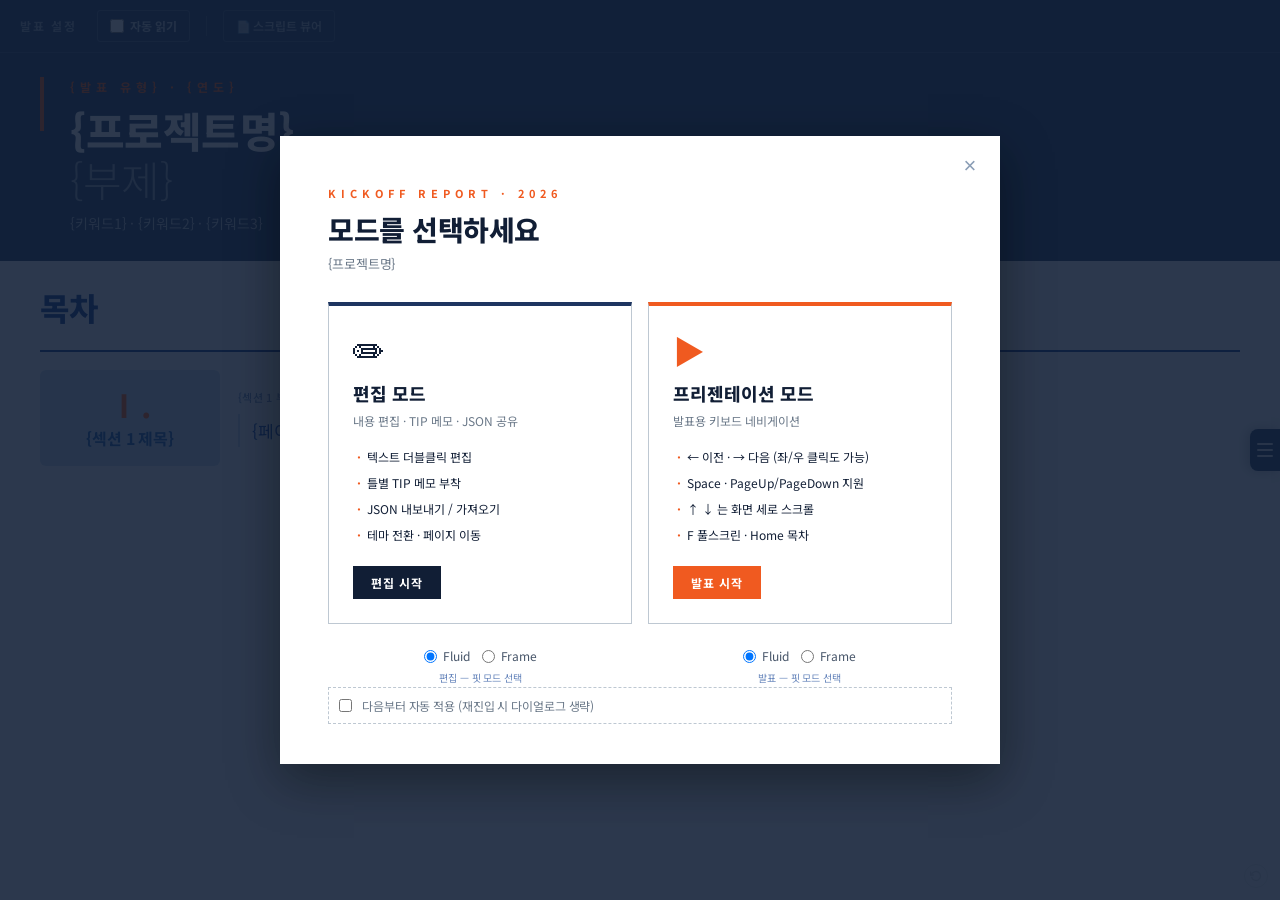
<file: index.html>
<!DOCTYPE html>
<html lang="ko" data-theme="navy">
<head>
<meta charset="UTF-8">
<script>
/* SPA 셸: iframe 안에서 로드되었다면 부모에 TOC 표시 요청 + 자기 자신은 숨김 (서브페이지의 "목차로" 클릭 처리) */
(function(){
  if (window.top !== window.self) {
    try { window.parent.postMessage({type:'kickoff-show-toc'}, '*'); } catch(_) {}
    document.documentElement.style.visibility = 'hidden';
  }
})();
</script>
<style id="anti-flicker">
/* 깜박임 방지 — html 배경 미리 설정 + body 페이드인 */
html{background:#F4F7FC}
[data-theme="forest"] html, html[data-theme="forest"]{background:#F4F6F2}
[data-theme="charcoal"] html, html[data-theme="charcoal"]{background:#F5F3EF}
</style><meta name="viewport" content="width=device-width,initial-scale=1.0">
<title>목차 — {프로젝트명}</title>
<link href="https://fonts.googleapis.com/css2?family=Noto+Sans+KR:wght@300;400;500;600;700;800&display=swap" rel="stylesheet">
<style>
:root,[data-theme="navy"]{
  --bk-nav:#19355D;--bk-deep:#00338D;--bk-mid:#275291;--bk-slate:#3271AA;
  --bk-muted:#6685BB;--bk-bright:#1760E8;--bk-pale:#C1D6ED;--bk-tint:#E0EDF8;
  --bk-bg:#F4F7FC;--bk-white:#FFFFFF;--bk-text:#0F1A2E;--bk-sub:#475569;
  --bk-orange:#FF5300;--bk-orange-bg:rgba(255,83,0,.07);
  --bk-green:#92D050;--bk-red:#C00000;--bk-shadow:rgba(0,51,141,.13);
}
[data-theme="forest"]{
  --bk-nav:#1F3A2E;--bk-deep:#2F4F3E;--bk-mid:#3F6550;--bk-slate:#507A60;
  --bk-muted:#7B9D88;--bk-bright:#2E7D52;--bk-pale:#C6CCC2;--bk-tint:#E6EAE3;
  --bk-bg:#F4F6F2;--bk-white:#FFFFFF;--bk-text:#1A2B1F;
  --bk-orange:#C89B3C;--bk-orange-bg:rgba(200,155,60,.08);
  --bk-green:#7EC234;--bk-red:#B5433A;--bk-shadow:rgba(31,58,46,.12);
}
[data-theme="charcoal"]{
  --bk-nav:#2B2B2B;--bk-deep:#1A1A1A;--bk-mid:#3E3E3E;--bk-slate:#555;
  --bk-muted:#8A8680;--bk-bright:#3E3E3E;--bk-pale:#CBC6BF;--bk-tint:#E8E5E0;
  --bk-bg:#F5F3EF;--bk-white:#FFFFFF;--bk-text:#1A1A1A;
  --bk-orange:#A83232;--bk-orange-bg:rgba(168,50,50,.07);
  --bk-green:#5A8A3A;--bk-red:#8B0000;--bk-shadow:rgba(0,0,0,.12);
}
*,*::before,*::after{box-sizing:border-box;margin:0;padding:0}
html{scroll-behavior:smooth}
body{font-family:'Noto Sans KR','Malgun Gothic',sans-serif;background:var(--bk-bg);color:var(--bk-text);font-size:15px;line-height:1.65;-webkit-font-smoothing:antialiased;letter-spacing:-.1px}
.bk-nav{background:var(--bk-nav);padding:14px 40px;display:flex;align-items:center;justify-content:space-between;border-bottom:2px solid var(--bk-orange);position:sticky;top:0;z-index:100}
.bk-nav .brand{font-size:13px;font-weight:700;color:#fff;letter-spacing:.5px}
.bk-nav .brand span{color:#7AC4E8;margin:0 10px;font-weight:300}
.bk-nav .home{font-size:12px;font-weight:600;color:#fff;text-decoration:none;padding:6px 16px;border:1px solid rgba(255,255,255,.4);transition:border-color .2s}
.bk-nav .home:hover{border-color:var(--bk-orange)}
.bk-page{max-width:1320px;margin:0 auto;padding:24px 40px 32px}
.bk-hd{margin-bottom:40px;padding-bottom:20px;border-bottom:3px solid var(--bk-deep)}
.bk-hd .eye{font-size:11px;font-weight:700;letter-spacing:5px;text-transform:uppercase;color:var(--bk-orange);margin-bottom:10px}
.bk-hd h1{font-size:34px;font-weight:800;color:var(--bk-deep);letter-spacing:-.5px;margin-bottom:8px;line-height:1.25}
.bk-hd .sub{font-size:15px;color:var(--bk-muted);line-height:1.65}
.bk-sec{display:flex;align-items:center;gap:12px;margin:44px 0 20px}
.bk-sec .tag{font-size:10px;font-weight:700;letter-spacing:3px;text-transform:uppercase;color:var(--bk-orange);border:1px solid var(--bk-orange);background:var(--bk-orange-bg);padding:3px 10px;flex-shrink:0}
.bk-sec h2{font-size:19px;font-weight:700;color:var(--bk-deep)}
.bk-sec .line{flex:1;height:1px;background:var(--bk-pale)}
.card{background:var(--bk-white);border:1px solid var(--bk-pale);border-top:4px solid var(--bk-bright);padding:22px 20px;box-shadow:3px 3px 12px var(--bk-shadow);transition:transform .2s}
.card:hover{transform:translateY(-3px)}
.card.o{border-top-color:var(--bk-orange)}
.card.d{border-top-color:var(--bk-deep)}
.card.g{border-top-color:var(--bk-green)}
.card.r{border-top-color:var(--bk-red)}
.card.navy{background:var(--bk-nav);border-top-color:var(--bk-orange)}
.card h3{font-size:15px;font-weight:700;color:var(--bk-deep);margin-bottom:12px;padding-bottom:10px;border-bottom:1px solid var(--bk-tint)}
.card.navy h3{color:#fff;border-color:rgba(255,255,255,.15)}
.card ul{list-style:none;padding:0}
.card li{font-size:12px;color:var(--bk-slate);padding:5px 0 5px 14px;border-bottom:1px dashed var(--bk-tint);position:relative}
.card li:last-child{border-bottom:none}
.card li::before{content:'';position:absolute;left:0;top:12px;width:7px;height:2px;background:var(--bk-bright)}
.card.navy li{color:rgba(255,255,255,.75)}
.card.navy li::before{background:var(--bk-orange)}
.card.o li::before{background:var(--bk-orange)}
.card.g li::before{background:var(--bk-green)}
.pcard{background:var(--bk-white);border:1px solid var(--bk-pale);border-left:5px solid var(--bk-bright);padding:20px;box-shadow:3px 3px 12px var(--bk-shadow)}
.pcard.o{border-left-color:var(--bk-orange)}
.pcard.d{border-left-color:var(--bk-deep)}
.pcard.g{border-left-color:var(--bk-green)}
.pcard .tag{font-size:10px;font-weight:700;letter-spacing:2px;text-transform:uppercase;padding:2px 8px;margin-bottom:10px;display:inline-block;background:var(--bk-tint);color:var(--bk-bright)}
.pcard.o .tag{background:var(--bk-orange-bg);color:var(--bk-orange)}
.pcard h3{font-size:16px;font-weight:700;color:var(--bk-deep);margin-bottom:12px}
.pcard ul{list-style:none;padding:0}
.pcard li{font-size:12px;color:var(--bk-slate);padding:6px 0 6px 14px;border-bottom:1px dashed var(--bk-tint);position:relative}
.pcard li:last-child{border-bottom:none}
.pcard li::before{content:'';position:absolute;left:0;top:13px;width:7px;height:2px;background:var(--bk-bright)}
.pcard.o li::before{background:var(--bk-orange)}
.tb{width:100%;border-collapse:collapse;font-size:13px;box-shadow:0 2px 8px var(--bk-shadow)}
.tb th{background:var(--bk-deep);color:#fff;padding:10px 14px;font-weight:700;text-align:left;border:1px solid var(--bk-mid)}
.tb td{padding:10px 14px;border:1px solid var(--bk-pale);color:var(--bk-slate);background:var(--bk-white);vertical-align:top;line-height:1.6}
.tb tr:nth-child(even) td{background:var(--bk-tint)}
.tb .lbl{font-weight:700;color:var(--bk-deep);background:var(--bk-bg)!important;white-space:nowrap}
.tb .hl{color:var(--bk-orange);font-weight:700}
.tb .ok{color:var(--bk-green);font-weight:700}
.total td{background:var(--bk-deep)!important;color:#fff!important;font-weight:700}
.g2{display:grid;grid-template-columns:1fr 1fr;gap:20px}
.g3{display:grid;grid-template-columns:repeat(3,1fr);gap:18px}
.g4{display:grid;grid-template-columns:repeat(4,1fr);gap:14px}
.g5{display:grid;grid-template-columns:repeat(5,1fr);gap:12px}
.pstrip{display:flex;gap:0}
.pi{flex:1;padding:22px 16px;text-align:center;border-right:1px solid rgba(255,255,255,.15);transition:transform .2s,filter .2s;cursor:default}
.pi:last-child{border-right:none}
.pi:hover{filter:brightness(1.1);transform:translateY(-3px)}
.pi:nth-child(1){background:var(--bk-nav)}
.pi:nth-child(2){background:var(--bk-deep)}
.pi:nth-child(3){background:var(--bk-mid)}
.pi:nth-child(4){background:var(--bk-slate)}
.pi:nth-child(5){background:var(--bk-orange)}
.pi .pn{font-size:28px;font-weight:800;color:rgba(255,255,255,.2);line-height:1;margin-bottom:8px}
.pi .pt{font-size:13px;font-weight:700;color:#fff;margin-bottom:6px}
.pi .pd{font-size:11px;color:rgba(255,255,255,.65);line-height:1.65}
.kpi{background:var(--bk-white);border:1px solid var(--bk-pale);border-top:4px solid var(--bk-bright);padding:20px 16px;text-align:center;box-shadow:3px 3px 12px var(--bk-shadow);transition:transform .2s}
.kpi:hover{transform:translateY(-4px)}
.kpi.o{border-top-color:var(--bk-orange)}
.kpi.g{border-top-color:var(--bk-green)}
.kpi .kn{font-size:36px;font-weight:800;color:var(--bk-bright);line-height:1;margin-bottom:8px;letter-spacing:-1px}
.kpi.o .kn{color:var(--bk-orange)}
.kpi.g .kn{color:var(--bk-green)}
.kpi .kl{font-size:12px;font-weight:700;color:var(--bk-deep);margin-bottom:5px}
.kpi .ks{font-size:11px;color:var(--bk-muted);line-height:1.6}
.qcard{background:var(--bk-white);border:1px solid var(--bk-pale);border-left:4px solid var(--bk-bright);padding:22px;box-shadow:3px 3px 12px var(--bk-shadow)}
.qcard.o{border-left-color:var(--bk-orange)}
.qcard.g{border-left-color:var(--bk-green)}
.qcard.d{border-left-color:var(--bk-deep)}
.qcard h3{font-size:15px;font-weight:700;color:var(--bk-deep);margin-bottom:12px}
.qcard ul{list-style:none;padding:0}
.qcard li{font-size:12px;color:var(--bk-slate);padding:5px 0 5px 14px;border-bottom:1px dashed var(--bk-tint);position:relative}
.qcard li:last-child{border-bottom:none}
.qcard li::before{content:'';position:absolute;left:0;top:12px;width:6px;height:6px;border-radius:50%;background:var(--bk-bright)}
.qcard.o li::before{background:var(--bk-orange)}
.qcard.g li::before{background:var(--bk-green)}
.qcard.d li::before{background:var(--bk-deep)}
.mx{display:grid;grid-template-columns:repeat(4,1fr);gap:10px}
.mx-col{background:var(--bk-white);border:1px solid var(--bk-pale);overflow:hidden;box-shadow:3px 3px 12px var(--bk-shadow)}
.mx-hd{background:var(--bk-muted);color:#fff;font-size:12px;font-weight:700;padding:9px 12px;text-align:center}
.mx-sub{background:var(--bk-bright);color:#fff;font-size:11px;font-weight:600;padding:5px 10px;margin:8px 0 4px}
.mx-items{padding:4px 10px 10px;font-size:11px;color:var(--bk-slate);line-height:1.9}
.note{background:var(--bk-tint);border-left:4px solid var(--bk-bright);padding:13px 16px;font-size:13px;color:var(--bk-mid);margin:20px 0;line-height:1.7}
.note.w{border-left-color:var(--bk-orange);background:var(--bk-orange-bg);color:var(--bk-text)}
.note .t{font-size:11px;font-weight:700;letter-spacing:1px;text-transform:uppercase;margin-bottom:5px;color:var(--bk-bright)}
.note.w .t{color:var(--bk-orange)}
.toc-row{display:flex;align-items:center;gap:18px;margin-bottom:14px}
.toc-marker{width:180px;min-width:180px;height:96px;background:var(--bk-pale);border-radius:6px;flex-shrink:0;display:flex;flex-direction:column;align-items:center;justify-content:center;gap:6px}
.toc-marker .roman{font-size:32px;font-weight:700;color:var(--bk-orange);line-height:1.1;letter-spacing:1px}
.toc-marker .mname{font-size:16px;font-weight:700;color:#0C53AA;line-height:1.2}
.toc-right{flex:1}
.toc-sub-label{font-size:15px;color:var(--bk-muted);margin-bottom:10px;letter-spacing:.3px;font-weight:500}
.toc-items{list-style:none;padding:0;font-size:17px;color:#023EAC;line-height:1.95;display:grid;grid-template-columns:1fr;gap:6px 0}
.toc-items li{padding-left:12px;border-left:2px solid var(--bk-pale);margin-bottom:0}
.toc-items a{color:#023EAC;text-decoration:none;display:block;transition:color .15s,border-left-color .15s}
.toc-items a:hover{color:var(--bk-orange)}
.cover{padding:0;position:relative;background:transparent}
.cover .w{max-width:1320px;margin:0 auto;padding:24px 40px 26px 70px;position:relative;background:var(--bk-nav)}
.cover .w::before{content:'';position:absolute;left:40px;top:24px;width:4px;height:54px;background:var(--bk-orange)}
.cover .eye{font-size:12px;font-weight:700;letter-spacing:5px;color:var(--bk-orange);margin-bottom:8px;text-transform:uppercase}
.cover h1{font-size:42px;font-weight:800;line-height:1.18;letter-spacing:-.5px;margin-bottom:4px;color:#fff}
.cover h1 span{color:rgba(255,255,255,.5);font-weight:300}
.cover .sub{font-size:14px;color:rgba(255,255,255,.65);margin-top:8px}
.sec-blk{margin:14px 0 10px}
.sec-blk h2.label{font-size:15px;font-weight:700;color:var(--bk-orange);letter-spacing:4px;margin-bottom:10px}
.sec-blk .hd{font-size:32px;font-weight:800;color:var(--bk-deep);margin-bottom:18px;padding-bottom:16px;border-bottom:2px solid var(--bk-deep);letter-spacing:-.3px}
.idx{display:grid;grid-template-columns:repeat(4,1fr);gap:14px}
.ic{background:var(--bk-white);border:1px solid var(--bk-pale);padding:20px 18px;text-decoration:none;display:block;transition:border-color .2s,transform .2s;position:relative;overflow:hidden;box-shadow:3px 3px 12px var(--bk-shadow)}
.ic::before{content:'';position:absolute;left:0;top:0;width:3px;height:0;background:var(--bk-orange);transition:height .25s}
.ic:hover::before{height:100%}
.ic:hover{border-color:var(--bk-deep);transform:translateY(-2px)}
.ic .no{font-size:11px;font-weight:700;color:var(--bk-orange);letter-spacing:2px;margin-bottom:6px}
.ic .ttl{font-size:14px;font-weight:700;color:var(--bk-deep);margin-bottom:5px}
.ic .sub{font-size:11px;color:var(--bk-muted);line-height:1.5}
.pf{display:flex;align-items:stretch;justify-content:space-between;gap:16px;margin-top:52px;padding-top:28px;border-top:2px solid var(--bk-pale)}
.pf a{flex:1;display:flex;flex-direction:column;gap:5px;padding:18px 22px;background:var(--bk-white);border:1px solid var(--bk-pale);text-decoration:none;box-shadow:3px 3px 12px var(--bk-shadow);transition:border-color .18s,transform .18s}
.pf a:hover{border-color:var(--bk-deep);transform:translateY(-2px)}
.pf a.off{opacity:.3;pointer-events:none}
.pf a.nx{text-align:right}
.pf .dir{font-size:10px;font-weight:700;color:var(--bk-orange);letter-spacing:2px;text-transform:uppercase}
.pf a:not(.nx) .dir::before{content:'← '}
.pf a.nx .dir::after{content:' →'}
.pf .ttl{font-size:14px;font-weight:700;color:var(--bk-deep)}
.pf .sub{font-size:11px;color:var(--bk-muted)}
.badge{display:inline-block;font-size:10px;font-weight:700;padding:2px 9px}
.badge.new{background:var(--bk-orange-bg);color:var(--bk-orange);border:1px solid var(--bk-orange)}
.toc-sub-label{font-size:11px;color:var(--bk-muted);margin-bottom:8px;letter-spacing:.3px}
@media(max-width:768px){
  .bk-page{padding:32px 18px 48px}
  .bk-hd h1{font-size:26px}
  .g2,.g3,.g4,.g5,.mx,.idx{grid-template-columns:1fr}
  .pstrip{flex-wrap:wrap}
  .pi{flex:0 0 100%}
  .toc-row{flex-direction:column}
  .toc-marker{width:100%;height:60px}
}
/* [INSTR 2026-04-28] 목차 위 여백 — presentation-overrides.css 뒤의 별도 style 블록으로 이동 (이 블록은 효과 없음) */
/* SPA shell — iframe overlay */
.app-iframe{position:fixed;inset:0;width:100%;height:100%;border:0;background:var(--bk-bg);z-index:100;display:none}
body.iframe-on>.cover,body.iframe-on>main{display:none}
body.iframe-on .app-iframe{display:block}
/* [INSTR 2026-04-30] 발표 설정 바 — 목차 상단 고정 */
.pres-settings{display:flex;align-items:center;gap:16px;padding:10px 20px;background:var(--bk-nav);border-bottom:1px solid rgba(255,255,255,.12);position:sticky;top:0;z-index:90;flex-wrap:wrap}
.pres-settings .ps-label{font-size:12px;font-weight:700;color:rgba(255,255,255,.5);letter-spacing:2px;text-transform:uppercase;margin-right:4px}
.ps-toggle{display:inline-flex;align-items:center;gap:6px;font-size:12px;font-weight:700;color:rgba(255,255,255,.65);cursor:pointer;user-select:none;padding:5px 12px;border:1px solid rgba(255,255,255,.2);border-radius:3px;transition:background .15s,color .15s,border-color .15s}
.ps-toggle input{accent-color:#92d050;width:14px;height:14px;cursor:pointer}
.ps-toggle:has(input:checked){color:#92d050;border-color:#92d050;background:rgba(146,208,80,.08)}
.ps-sep{width:1px;height:20px;background:rgba(255,255,255,.15)}
.ps-link{font-size:12px;font-weight:600;color:rgba(255,255,255,.55);text-decoration:none;padding:5px 12px;border:1px solid rgba(255,255,255,.15);border-radius:3px;transition:color .15s,border-color .15s}
.ps-link:hover{color:#fff;border-color:rgba(255,255,255,.5)}
</style>
<script>
(function(){try{var m=localStorage.getItem('kickoff-mode');if(m==='edit'||m==='presentation')document.documentElement.setAttribute('data-mode',m);var f=localStorage.getItem('kickoff-fit-mode');if(f==='frame')document.documentElement.setAttribute('data-fit-mode','frame');}catch(e){}})();
</script>
<link rel="stylesheet" href="mode-tip.css">
<link rel="stylesheet" href="presentation-overrides.css">
<style>
/* [INSTR 2026-04-28] presentation-overrides.css 뒤에 위치해 vfit 중앙정렬 padding 무시 — cover ↔ 목차 사이 20px 고정 */
html main.bk-page,
html[data-mode="edit"] main.bk-page,
html[data-mode="presentation"] main.bk-page{padding-top:20px!important}
html .sec-blk:first-of-type,
html[data-mode="edit"] .sec-blk:first-of-type,
html[data-mode="presentation"] .sec-blk:first-of-type{margin-top:0!important}
</style>
<script defer src="theme.js"></script>
<script defer src="editor.js"></script>
<script defer src="mode-selector.js"></script>
<script defer src="tip-memo.js"></script>
<script defer src="fit-viewport.js"></script>
<script defer src="site-actions.js"></script>
</head>
<body>
<!-- [INSTR 2026-04-30] 발표 설정 바 — 자동 읽기 등 공통 옵션 -->
<div class="pres-settings" id="pres-settings">
  <span class="ps-label">발표 설정</span>
  <label class="ps-toggle" id="auto-read-toggle" title="스크립트 뷰어에서 페이지 이동 시 자동으로 멘트를 읽습니다">
    <input type="checkbox" id="ps-autoplay"> 자동 읽기
  </label>
  <div class="ps-sep"></div>
  <a class="ps-link" href="script-text/viewer.html" target="_blank">📄 스크립트 뷰어</a>
</div>

<div class="cover">
  <div class="w">
    <div class="eye" data-eid="cover-eye">{발표 유형} · {연도}</div>
    <h1 data-eid="cover-h1">{프로젝트명}<br><span>{부제}</span></h1>
    <div class="sub" data-eid="cover-sub">{키워드1} · {키워드2} · {키워드3}</div>
  </div>
</div>

<main class="bk-page">

  <!-- 자동 생성 시 pres-config.json의 toc 구성대로 섹션·페이지 목록이 채워집니다 -->
  <div class="sec-blk">
    <div class="hd" data-eid="toc-hd">목차</div>

    <div class="toc-row">
      <div class="toc-marker">
        <div class="roman" data-eid="toc1-roman">Ⅰ.</div>
        <div class="mname" data-eid="toc1-mname">{섹션 1 제목}</div>
      </div>
      <div class="toc-right">
        <div class="toc-sub-label" data-eid="toc1-sublabel">{섹션 1 부제}</div>
        <ul class="toc-items">
          <li data-eid="toc1-item1"><a href="01-1.html">{페이지 제목}</a></li>
        </ul>
      </div>
    </div>

  </div>

</main>

<iframe class="app-iframe" id="app-iframe" name="app-iframe" title="페이지 콘텐츠" allow="fullscreen"></iframe>

<script>
/* [INSTR 2026-04-30] 발표 설정 바 — localStorage 기반 공통 설정 동기화 */
(function(){
  var AUTO_KEY = 'tts-autoplay';
  var $chk = document.getElementById('ps-autoplay');
  var $tog = document.getElementById('auto-read-toggle');
  if (!$chk) return;

  function apply(val){
    $chk.checked = !!val;
    try { localStorage.setItem(AUTO_KEY, val ? '1' : '0'); } catch(_){}
  }

  /* 초기값 로드 */
  try { var v = localStorage.getItem(AUTO_KEY); if (v !== null) apply(v === '1'); } catch(_){}

  /* 변경 시 저장 — viewer.html 의 storage 이벤트가 즉시 반영 */
  $chk.addEventListener('change', function(){ apply($chk.checked); });
})();

/* SPA 셸 — TOC 링크 가로채서 iframe 으로 페이지 로드, 해시 라우팅 */
(function(){
  if (window.top !== window.self) return; /* iframe 안에서 로드된 index.html 은 셸 로직 비활성 */

  var iframe = document.getElementById('app-iframe');
  if (!iframe) return;

  function curHash(){ return location.hash.replace(/^#/, ''); }
  function fileFromHash(h){ return h.endsWith('.html') ? h : h + '.html'; }
  function nameFromFile(f){ return f.replace(/\.html$/, ''); }
  function sameSrc(href){
    try { return iframe.src === new URL(href, location.href).href; } catch(_) { return false; }
  }

  function showSubPage(href){
    document.body.classList.add('iframe-on');
    if (!sameSrc(href)) iframe.src = href;
  }
  function showToc(){
    document.body.classList.remove('iframe-on');
    if (iframe.src && iframe.src.indexOf('about:blank') === -1) iframe.src = 'about:blank';
  }

  /* TOC 링크 가로채기 — 해시 변경으로 통합 라우팅 */
  document.querySelectorAll('.toc-items a, .ic[href]').forEach(function(a){
    a.addEventListener('click', function(e){
      var href = a.getAttribute('href');
      if (!href || href.charAt(0) === '#' || /^https?:/.test(href)) return;
      e.preventDefault();
      location.hash = nameFromFile(href);
    });
  });

  /* iframe 안 페이지에서 보내는 "TOC 표시" 메시지 (서브페이지의 목차로 링크) */
  /* [INSTR 2026-04-28] kickoff-nav 추가 — spa-link.js 가 보내는 PREV/NEXT/.home 등 SPA 라우팅 위임 */
  window.addEventListener('message', function(e){
    if (!e.data) return;
    if (e.data.type === 'kickoff-show-toc') {
      if (location.hash) location.hash = '';
      else showToc();
    } else if (e.data.type === 'kickoff-nav' && e.data.file) {
      var name = nameFromFile(e.data.file).replace(/\.html$/, '');
      if (!name || name === 'index') {
        if (location.hash) location.hash = '';
        else showToc();
      } else {
        location.hash = name;
      }
    }
  });

  /* iframe 내부 네비게이션 (PREV/NEXT 등) → 부모 해시 동기화 */
  iframe.addEventListener('load', function(){
    try {
      var path = iframe.contentWindow.location.pathname;
      var file = path.split('/').pop();
      if (!file || file === 'index.html') return; /* index.html 은 message 핸들러가 처리 */
      var name = nameFromFile(file).replace(/\.html$/, '');
      if (curHash() !== name) {
        history.replaceState(null, '', '#' + name);
      }
    } catch(_) {}
  });

  function applyHash(){
    var h = curHash();
    if (h) showSubPage(fileFromHash(h));
    else showToc();
  }

  window.addEventListener('hashchange', applyHash);
  applyHash();
})();
</script>
</body>
</html>
</file>
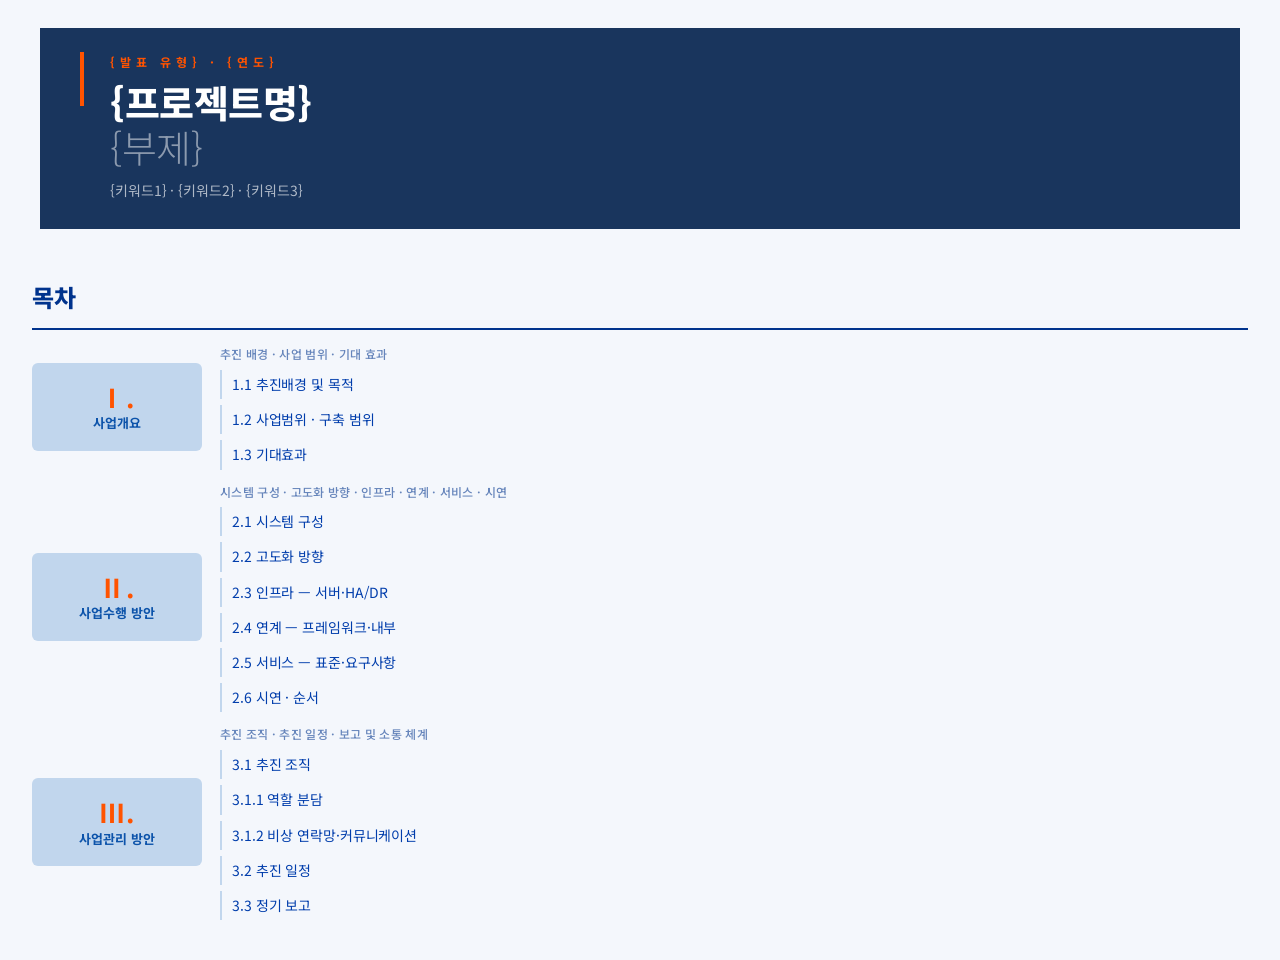
<file: index01.html>
<!DOCTYPE html>
<html lang="ko" data-theme="navy">
<head>
<meta charset="UTF-8">
<script>
/* [INSTR 2026-04-28] index01.html 전용 — 진입 즉시 발표 모드 + Frame 핏 모드 자동 활성화
   localStorage 에 저장해 서브 페이지(iframe) 도 동일 환경으로 진입 */
(function(){
  try {
    localStorage.setItem('kickoff-mode', 'presentation');
    localStorage.setItem('kickoff-fit-mode', 'frame');
    document.documentElement.setAttribute('data-mode', 'presentation');
    document.documentElement.setAttribute('data-fit-mode', 'frame');
  } catch(e) {}
})();
/* SPA 셸: iframe 안에서 로드되었다면 부모에 TOC 표시 요청 + 자기 자신은 숨김 (서브페이지의 "목차로" 클릭 처리) */
(function(){
  if (window.top !== window.self) {
    try { window.parent.postMessage({type:'kickoff-show-toc'}, '*'); } catch(_) {}
    document.documentElement.style.visibility = 'hidden';
  }
})();
</script>
<style id="anti-flicker">
/* 깜박임 방지 — html 배경 미리 설정 + body 페이드인 */
html{background:#F4F7FC}
[data-theme="forest"] html, html[data-theme="forest"]{background:#F4F6F2}
[data-theme="charcoal"] html, html[data-theme="charcoal"]{background:#F5F3EF}
</style><meta name="viewport" content="width=device-width,initial-scale=1.0">
<title>발표 모드 — {프로젝트명}</title>
<link href="https://fonts.googleapis.com/css2?family=Noto+Sans+KR:wght@300;400;500;600;700;800&display=swap" rel="stylesheet">
<style>
:root,[data-theme="navy"]{
  --bk-nav:#19355D;--bk-deep:#00338D;--bk-mid:#275291;--bk-slate:#3271AA;
  --bk-muted:#6685BB;--bk-bright:#1760E8;--bk-pale:#C1D6ED;--bk-tint:#E0EDF8;
  --bk-bg:#F4F7FC;--bk-white:#FFFFFF;--bk-text:#0F1A2E;--bk-sub:#475569;
  --bk-orange:#FF5300;--bk-orange-bg:rgba(255,83,0,.07);
  --bk-green:#92D050;--bk-red:#C00000;--bk-shadow:rgba(0,51,141,.13);
}
[data-theme="forest"]{
  --bk-nav:#1F3A2E;--bk-deep:#2F4F3E;--bk-mid:#3F6550;--bk-slate:#507A60;
  --bk-muted:#7B9D88;--bk-bright:#2E7D52;--bk-pale:#C6CCC2;--bk-tint:#E6EAE3;
  --bk-bg:#F4F6F2;--bk-white:#FFFFFF;--bk-text:#1A2B1F;
  --bk-orange:#C89B3C;--bk-orange-bg:rgba(200,155,60,.08);
  --bk-green:#7EC234;--bk-red:#B5433A;--bk-shadow:rgba(31,58,46,.12);
}
[data-theme="charcoal"]{
  --bk-nav:#2B2B2B;--bk-deep:#1A1A1A;--bk-mid:#3E3E3E;--bk-slate:#555;
  --bk-muted:#8A8680;--bk-bright:#3E3E3E;--bk-pale:#CBC6BF;--bk-tint:#E8E5E0;
  --bk-bg:#F5F3EF;--bk-white:#FFFFFF;--bk-text:#1A1A1A;
  --bk-orange:#A83232;--bk-orange-bg:rgba(168,50,50,.07);
  --bk-green:#5A8A3A;--bk-red:#8B0000;--bk-shadow:rgba(0,0,0,.12);
}
*,*::before,*::after{box-sizing:border-box;margin:0;padding:0}
html{scroll-behavior:smooth}
body{font-family:'Noto Sans KR','Malgun Gothic',sans-serif;background:var(--bk-bg);color:var(--bk-text);font-size:15px;line-height:1.65;-webkit-font-smoothing:antialiased;letter-spacing:-.1px}
.bk-nav{background:var(--bk-nav);padding:14px 40px;display:flex;align-items:center;justify-content:space-between;border-bottom:2px solid var(--bk-orange);position:sticky;top:0;z-index:100}
.bk-nav .brand{font-size:13px;font-weight:700;color:#fff;letter-spacing:.5px}
.bk-nav .brand span{color:#7AC4E8;margin:0 10px;font-weight:300}
.bk-nav .home{font-size:12px;font-weight:600;color:#fff;text-decoration:none;padding:6px 16px;border:1px solid rgba(255,255,255,.4);transition:border-color .2s}
.bk-nav .home:hover{border-color:var(--bk-orange)}
.bk-page{max-width:1320px;margin:0 auto;padding:24px 40px 32px}
.bk-hd{margin-bottom:40px;padding-bottom:20px;border-bottom:3px solid var(--bk-deep)}
.bk-hd .eye{font-size:11px;font-weight:700;letter-spacing:5px;text-transform:uppercase;color:var(--bk-orange);margin-bottom:10px}
.bk-hd h1{font-size:34px;font-weight:800;color:var(--bk-deep);letter-spacing:-.5px;margin-bottom:8px;line-height:1.25}
.bk-hd .sub{font-size:15px;color:var(--bk-muted);line-height:1.65}
.bk-sec{display:flex;align-items:center;gap:12px;margin:44px 0 20px}
.bk-sec .tag{font-size:10px;font-weight:700;letter-spacing:3px;text-transform:uppercase;color:var(--bk-orange);border:1px solid var(--bk-orange);background:var(--bk-orange-bg);padding:3px 10px;flex-shrink:0}
.bk-sec h2{font-size:19px;font-weight:700;color:var(--bk-deep)}
.bk-sec .line{flex:1;height:1px;background:var(--bk-pale)}
.card{background:var(--bk-white);border:1px solid var(--bk-pale);border-top:4px solid var(--bk-bright);padding:22px 20px;box-shadow:3px 3px 12px var(--bk-shadow);transition:transform .2s}
.card:hover{transform:translateY(-3px)}
.card.o{border-top-color:var(--bk-orange)}
.card.d{border-top-color:var(--bk-deep)}
.card.g{border-top-color:var(--bk-green)}
.card.r{border-top-color:var(--bk-red)}
.card.navy{background:var(--bk-nav);border-top-color:var(--bk-orange)}
.card h3{font-size:15px;font-weight:700;color:var(--bk-deep);margin-bottom:12px;padding-bottom:10px;border-bottom:1px solid var(--bk-tint)}
.card.navy h3{color:#fff;border-color:rgba(255,255,255,.15)}
.card ul{list-style:none;padding:0}
.card li{font-size:12px;color:var(--bk-slate);padding:5px 0 5px 14px;border-bottom:1px dashed var(--bk-tint);position:relative}
.card li:last-child{border-bottom:none}
.card li::before{content:'';position:absolute;left:0;top:12px;width:7px;height:2px;background:var(--bk-bright)}
.card.navy li{color:rgba(255,255,255,.75)}
.card.navy li::before{background:var(--bk-orange)}
.card.o li::before{background:var(--bk-orange)}
.card.g li::before{background:var(--bk-green)}
.pcard{background:var(--bk-white);border:1px solid var(--bk-pale);border-left:5px solid var(--bk-bright);padding:20px;box-shadow:3px 3px 12px var(--bk-shadow)}
.pcard.o{border-left-color:var(--bk-orange)}
.pcard.d{border-left-color:var(--bk-deep)}
.pcard.g{border-left-color:var(--bk-green)}
.pcard .tag{font-size:10px;font-weight:700;letter-spacing:2px;text-transform:uppercase;padding:2px 8px;margin-bottom:10px;display:inline-block;background:var(--bk-tint);color:var(--bk-bright)}
.pcard.o .tag{background:var(--bk-orange-bg);color:var(--bk-orange)}
.pcard h3{font-size:16px;font-weight:700;color:var(--bk-deep);margin-bottom:12px}
.pcard ul{list-style:none;padding:0}
.pcard li{font-size:12px;color:var(--bk-slate);padding:6px 0 6px 14px;border-bottom:1px dashed var(--bk-tint);position:relative}
.pcard li:last-child{border-bottom:none}
.pcard li::before{content:'';position:absolute;left:0;top:13px;width:7px;height:2px;background:var(--bk-bright)}
.pcard.o li::before{background:var(--bk-orange)}
.tb{width:100%;border-collapse:collapse;font-size:13px;box-shadow:0 2px 8px var(--bk-shadow)}
.tb th{background:var(--bk-deep);color:#fff;padding:10px 14px;font-weight:700;text-align:left;border:1px solid var(--bk-mid)}
.tb td{padding:10px 14px;border:1px solid var(--bk-pale);color:var(--bk-slate);background:var(--bk-white);vertical-align:top;line-height:1.6}
.tb tr:nth-child(even) td{background:var(--bk-tint)}
.tb .lbl{font-weight:700;color:var(--bk-deep);background:var(--bk-bg)!important;white-space:nowrap}
.tb .hl{color:var(--bk-orange);font-weight:700}
.tb .ok{color:var(--bk-green);font-weight:700}
.total td{background:var(--bk-deep)!important;color:#fff!important;font-weight:700}
.g2{display:grid;grid-template-columns:1fr 1fr;gap:20px}
.g3{display:grid;grid-template-columns:repeat(3,1fr);gap:18px}
.g4{display:grid;grid-template-columns:repeat(4,1fr);gap:14px}
.g5{display:grid;grid-template-columns:repeat(5,1fr);gap:12px}
.pstrip{display:flex;gap:0}
.pi{flex:1;padding:22px 16px;text-align:center;border-right:1px solid rgba(255,255,255,.15);transition:transform .2s,filter .2s;cursor:default}
.pi:last-child{border-right:none}
.pi:hover{filter:brightness(1.1);transform:translateY(-3px)}
.pi:nth-child(1){background:var(--bk-nav)}
.pi:nth-child(2){background:var(--bk-deep)}
.pi:nth-child(3){background:var(--bk-mid)}
.pi:nth-child(4){background:var(--bk-slate)}
.pi:nth-child(5){background:var(--bk-orange)}
.pi .pn{font-size:28px;font-weight:800;color:rgba(255,255,255,.2);line-height:1;margin-bottom:8px}
.pi .pt{font-size:13px;font-weight:700;color:#fff;margin-bottom:6px}
.pi .pd{font-size:11px;color:rgba(255,255,255,.65);line-height:1.65}
.kpi{background:var(--bk-white);border:1px solid var(--bk-pale);border-top:4px solid var(--bk-bright);padding:20px 16px;text-align:center;box-shadow:3px 3px 12px var(--bk-shadow);transition:transform .2s}
.kpi:hover{transform:translateY(-4px)}
.kpi.o{border-top-color:var(--bk-orange)}
.kpi.g{border-top-color:var(--bk-green)}
.kpi .kn{font-size:36px;font-weight:800;color:var(--bk-bright);line-height:1;margin-bottom:8px;letter-spacing:-1px}
.kpi.o .kn{color:var(--bk-orange)}
.kpi.g .kn{color:var(--bk-green)}
.kpi .kl{font-size:12px;font-weight:700;color:var(--bk-deep);margin-bottom:5px}
.kpi .ks{font-size:11px;color:var(--bk-muted);line-height:1.6}
.qcard{background:var(--bk-white);border:1px solid var(--bk-pale);border-left:4px solid var(--bk-bright);padding:22px;box-shadow:3px 3px 12px var(--bk-shadow)}
.qcard.o{border-left-color:var(--bk-orange)}
.qcard.g{border-left-color:var(--bk-green)}
.qcard.d{border-left-color:var(--bk-deep)}
.qcard h3{font-size:15px;font-weight:700;color:var(--bk-deep);margin-bottom:12px}
.qcard ul{list-style:none;padding:0}
.qcard li{font-size:12px;color:var(--bk-slate);padding:5px 0 5px 14px;border-bottom:1px dashed var(--bk-tint);position:relative}
.qcard li:last-child{border-bottom:none}
.qcard li::before{content:'';position:absolute;left:0;top:12px;width:6px;height:6px;border-radius:50%;background:var(--bk-bright)}
.qcard.o li::before{background:var(--bk-orange)}
.qcard.g li::before{background:var(--bk-green)}
.qcard.d li::before{background:var(--bk-deep)}
.mx{display:grid;grid-template-columns:repeat(4,1fr);gap:10px}
.mx-col{background:var(--bk-white);border:1px solid var(--bk-pale);overflow:hidden;box-shadow:3px 3px 12px var(--bk-shadow)}
.mx-hd{background:var(--bk-muted);color:#fff;font-size:12px;font-weight:700;padding:9px 12px;text-align:center}
.mx-sub{background:var(--bk-bright);color:#fff;font-size:11px;font-weight:600;padding:5px 10px;margin:8px 0 4px}
.mx-items{padding:4px 10px 10px;font-size:11px;color:var(--bk-slate);line-height:1.9}
.note{background:var(--bk-tint);border-left:4px solid var(--bk-bright);padding:13px 16px;font-size:13px;color:var(--bk-mid);margin:20px 0;line-height:1.7}
.note.w{border-left-color:var(--bk-orange);background:var(--bk-orange-bg);color:var(--bk-text)}
.note .t{font-size:11px;font-weight:700;letter-spacing:1px;text-transform:uppercase;margin-bottom:5px;color:var(--bk-bright)}
.note.w .t{color:var(--bk-orange)}
.toc-row{display:flex;align-items:center;gap:18px;margin-bottom:14px}
.toc-marker{width:180px;min-width:180px;height:96px;background:var(--bk-pale);border-radius:6px;flex-shrink:0;display:flex;flex-direction:column;align-items:center;justify-content:center;gap:6px}
.toc-marker .roman{font-size:32px;font-weight:700;color:var(--bk-orange);line-height:1.1;letter-spacing:1px}
.toc-marker .mname{font-size:16px;font-weight:700;color:#0C53AA;line-height:1.2}
.toc-right{flex:1}
.toc-sub-label{font-size:15px;color:var(--bk-muted);margin-bottom:10px;letter-spacing:.3px;font-weight:500}
.toc-items{list-style:none;padding:0;font-size:17px;color:#023EAC;line-height:1.95;display:grid;grid-template-columns:1fr;gap:6px 0}
.toc-items li{padding-left:12px;border-left:2px solid var(--bk-pale);margin-bottom:0}
.toc-items a{color:#023EAC;text-decoration:none;display:block;transition:color .15s,border-left-color .15s}
.toc-items a:hover{color:var(--bk-orange)}
.cover{padding:0;position:relative;background:transparent}
.cover .w{max-width:1320px;margin:0 auto;padding:24px 40px 26px 70px;position:relative;background:var(--bk-nav)}
.cover .w::before{content:'';position:absolute;left:40px;top:24px;width:4px;height:54px;background:var(--bk-orange)}
.cover .eye{font-size:12px;font-weight:700;letter-spacing:5px;color:var(--bk-orange);margin-bottom:8px;text-transform:uppercase}
.cover h1{font-size:42px;font-weight:800;line-height:1.18;letter-spacing:-.5px;margin-bottom:4px;color:#fff}
.cover h1 span{color:rgba(255,255,255,.5);font-weight:300}
.cover .sub{font-size:14px;color:rgba(255,255,255,.65);margin-top:8px}
.sec-blk{margin:14px 0 10px}
.sec-blk h2.label{font-size:15px;font-weight:700;color:var(--bk-orange);letter-spacing:4px;margin-bottom:10px}
.sec-blk .hd{font-size:32px;font-weight:800;color:var(--bk-deep);margin-bottom:18px;padding-bottom:16px;border-bottom:2px solid var(--bk-deep);letter-spacing:-.3px}
.idx{display:grid;grid-template-columns:repeat(4,1fr);gap:14px}
.ic{background:var(--bk-white);border:1px solid var(--bk-pale);padding:20px 18px;text-decoration:none;display:block;transition:border-color .2s,transform .2s;position:relative;overflow:hidden;box-shadow:3px 3px 12px var(--bk-shadow)}
.ic::before{content:'';position:absolute;left:0;top:0;width:3px;height:0;background:var(--bk-orange);transition:height .25s}
.ic:hover::before{height:100%}
.ic:hover{border-color:var(--bk-deep);transform:translateY(-2px)}
.ic .no{font-size:11px;font-weight:700;color:var(--bk-orange);letter-spacing:2px;margin-bottom:6px}
.ic .ttl{font-size:14px;font-weight:700;color:var(--bk-deep);margin-bottom:5px}
.ic .sub{font-size:11px;color:var(--bk-muted);line-height:1.5}
.pf{display:flex;align-items:stretch;justify-content:space-between;gap:16px;margin-top:52px;padding-top:28px;border-top:2px solid var(--bk-pale)}
.pf a{flex:1;display:flex;flex-direction:column;gap:5px;padding:18px 22px;background:var(--bk-white);border:1px solid var(--bk-pale);text-decoration:none;box-shadow:3px 3px 12px var(--bk-shadow);transition:border-color .18s,transform .18s}
.pf a:hover{border-color:var(--bk-deep);transform:translateY(-2px)}
.pf a.off{opacity:.3;pointer-events:none}
.pf a.nx{text-align:right}
.pf .dir{font-size:10px;font-weight:700;color:var(--bk-orange);letter-spacing:2px;text-transform:uppercase}
.pf a:not(.nx) .dir::before{content:'← '}
.pf a.nx .dir::after{content:' →'}
.pf .ttl{font-size:14px;font-weight:700;color:var(--bk-deep)}
.pf .sub{font-size:11px;color:var(--bk-muted)}
.badge{display:inline-block;font-size:10px;font-weight:700;padding:2px 9px}
.badge.new{background:var(--bk-orange-bg);color:var(--bk-orange);border:1px solid var(--bk-orange)}
.toc-sub-label{font-size:11px;color:var(--bk-muted);margin-bottom:8px;letter-spacing:.3px}
@media(max-width:768px){
  .bk-page{padding:32px 18px 48px}
  .bk-hd h1{font-size:26px}
  .g2,.g3,.g4,.g5,.mx,.idx{grid-template-columns:1fr}
  .pstrip{flex-wrap:wrap}
  .pi{flex:0 0 100%}
  .toc-row{flex-direction:column}
  .toc-marker{width:100%;height:60px}
}
/* [INSTR 2026-04-28] 목차 위 여백 — presentation-overrides.css 뒤의 별도 style 블록으로 이동 (이 블록은 효과 없음) */
/* SPA shell — iframe overlay */
.app-iframe{position:fixed;inset:0;width:100%;height:100%;border:0;background:var(--bk-bg);z-index:100;display:none}
body.iframe-on>.cover,body.iframe-on>main{display:none}
body.iframe-on .app-iframe{display:block}
</style>
<script>
(function(){try{var m=localStorage.getItem('kickoff-mode');if(m==='edit'||m==='presentation')document.documentElement.setAttribute('data-mode',m);var f=localStorage.getItem('kickoff-fit-mode');if(f==='frame')document.documentElement.setAttribute('data-fit-mode','frame');}catch(e){}})();
</script>
<link rel="stylesheet" href="mode-tip.css">
<link rel="stylesheet" href="presentation-overrides.css">
<style>
/* [INSTR 2026-04-28] presentation-overrides.css 뒤에 위치해 vfit 중앙정렬 padding 무시 — cover ↔ 목차 사이 20px 고정 */
html main.bk-page,
html[data-mode="edit"] main.bk-page,
html[data-mode="presentation"] main.bk-page{padding-top:20px!important}
html .sec-blk:first-of-type,
html[data-mode="edit"] .sec-blk:first-of-type,
html[data-mode="presentation"] .sec-blk:first-of-type{margin-top:0!important}
</style>
<script defer src="theme.js"></script>
<script defer src="editor.js"></script>
<script defer src="mode-selector.js"></script>
<script defer src="tip-memo.js"></script>
<script defer src="fit-viewport.js"></script>
<script defer src="site-actions.js"></script>
</head>
<body>
<div class="cover">
  <div class="w">
    <div class="eye" data-eid="cover-eye">{발표 유형} · {연도}</div>
    <h1 data-eid="cover-h1">{프로젝트명}<br><span>{부제}</span></h1>
    <div class="sub" data-eid="cover-sub">{키워드1} · {키워드2} · {키워드3}</div>
  </div>
</div>

<main class="bk-page">

  <div class="sec-blk">
    <div class="hd" data-eid="toc-hd">목차</div>

    <div class="toc-row">
      <div class="toc-marker">
        <div class="roman" data-eid="toc1-roman">Ⅰ.</div>
        <div class="mname" data-eid="toc1-mname">사업개요</div>
      </div>
      <div class="toc-right">
        <div class="toc-sub-label" data-eid="toc1-sublabel">추진 배경 · 사업 범위 · 기대 효과</div>
        <ul class="toc-items">
          <li data-eid="toc1-item1"><a href="01-1.html">1.1 추진배경 및 목적</a></li>
          <li data-eid="toc1-item2"><a href="01-2.html">1.2 사업범위 · 구축 범위</a></li>
          <li data-eid="toc1-item3"><a href="01-3.html">1.3 기대효과</a></li>
        </ul>
      </div>
    </div>

    <div class="toc-row">
      <div class="toc-marker">
        <div class="roman" data-eid="toc2-roman">Ⅱ.</div>
        <div class="mname" data-eid="toc2-mname">사업수행 방안</div>
      </div>
      <div class="toc-right">
        <div class="toc-sub-label" data-eid="toc2-sublabel">시스템 구성 · 고도화 방향 · 인프라 · 연계 · 서비스 · 시연</div>
        <ul class="toc-items">
          <li data-eid="toc2-item1"><a href="02-1.html">2.1 시스템 구성</a></li>
          <li data-eid="toc2-item2"><a href="02-2.html">2.2 고도화 방향</a></li>
          <li data-eid="toc2-item3"><a href="02-3.html">2.3 인프라 — 서버·HA/DR</a></li>
          <li data-eid="toc2-item4"><a href="02-4.html">2.4 연계 — 프레임워크·내부</a></li>
          <li data-eid="toc2-item5"><a href="02-5.html">2.5 서비스 — 표준·요구사항</a></li>
          <li data-eid="toc2-item6"><a href="02-6.html">2.6 시연 · 순서</a></li>
        </ul>
      </div>
    </div>

    <div class="toc-row">
      <div class="toc-marker">
        <div class="roman" data-eid="toc3-roman">Ⅲ.</div>
        <div class="mname" data-eid="toc3-mname">사업관리 방안</div>
      </div>
      <div class="toc-right">
        <div class="toc-sub-label" data-eid="toc3-sublabel">추진 조직 · 추진 일정 · 보고 및 소통 체계</div>
        <ul class="toc-items">
          <li data-eid="toc3-item1"><a href="03-1.html">3.1 추진 조직</a></li>
          <li data-eid="toc3-item1-1"><a href="03-1-1.html">3.1.1 역할 분담</a></li>
          <li data-eid="toc3-item1-2"><a href="03-1-2.html">3.1.2 비상 연락망·커뮤니케이션</a></li>
          <li data-eid="toc3-item2"><a href="03-2.html">3.2 추진 일정</a></li>
          <li data-eid="toc3-item3"><a href="03-3.html">3.3 정기 보고</a></li>
        </ul>
      </div>
    </div>
  </div>


</main>

<iframe class="app-iframe" id="app-iframe" name="app-iframe" title="페이지 콘텐츠" allow="fullscreen"></iframe>

<script>
/* SPA 셸 — TOC 링크 가로채서 iframe 으로 페이지 로드, 해시 라우팅 */
(function(){
  if (window.top !== window.self) return; /* iframe 안에서 로드된 index.html 은 셸 로직 비활성 */

  var iframe = document.getElementById('app-iframe');
  if (!iframe) return;

  function curHash(){ return location.hash.replace(/^#/, ''); }
  function fileFromHash(h){ return h.endsWith('.html') ? h : h + '.html'; }
  function nameFromFile(f){ return f.replace(/\.html$/, ''); }
  function sameSrc(href){
    try { return iframe.src === new URL(href, location.href).href; } catch(_) { return false; }
  }

  function showSubPage(href){
    document.body.classList.add('iframe-on');
    if (!sameSrc(href)) iframe.src = href;
  }
  function showToc(){
    document.body.classList.remove('iframe-on');
    if (iframe.src && iframe.src.indexOf('about:blank') === -1) iframe.src = 'about:blank';
  }

  /* TOC 링크 가로채기 — 해시 변경으로 통합 라우팅 */
  document.querySelectorAll('.toc-items a, .ic[href]').forEach(function(a){
    a.addEventListener('click', function(e){
      var href = a.getAttribute('href');
      if (!href || href.charAt(0) === '#' || /^https?:/.test(href)) return;
      e.preventDefault();
      location.hash = nameFromFile(href);
    });
  });

  /* iframe 안 페이지에서 보내는 "TOC 표시" 메시지 (서브페이지의 목차로 링크) */
  /* [INSTR 2026-04-28] kickoff-nav 추가 — spa-link.js 가 보내는 PREV/NEXT/.home 등 SPA 라우팅 위임 */
  window.addEventListener('message', function(e){
    if (!e.data) return;
    if (e.data.type === 'kickoff-show-toc') {
      if (location.hash) location.hash = '';
      else showToc();
    } else if (e.data.type === 'kickoff-nav' && e.data.file) {
      var name = nameFromFile(e.data.file).replace(/\.html$/, '');
      if (!name || name === 'index') {
        if (location.hash) location.hash = '';
        else showToc();
      } else {
        location.hash = name;
      }
    }
  });

  /* iframe 내부 네비게이션 (PREV/NEXT 등) → 부모 해시 동기화 + iframe 포커스 (키보드 입력 위임) */
  iframe.addEventListener('load', function(){
    try {
      var path = iframe.contentWindow.location.pathname;
      var file = path.split('/').pop();
      if (!file || file === 'index.html' || file === 'index01.html') return;
      var name = nameFromFile(file).replace(/\.html$/, '');
      if (curHash() !== name) {
        history.replaceState(null, '', '#' + name);
      }
      /* [INSTR 2026-04-28] iframe 자동 포커스 — 화살표/스페이스 등 nav 키가 iframe 안 mode-selector 로 전달되게 함 */
      try { iframe.contentWindow.focus(); } catch(_) {}
    } catch(_) {}
  });

  /* [INSTR 2026-04-28] 부모에 포커스가 있을 때 nav 키를 iframe 으로 전달
     iframe 이 활성(.iframe-on)이고 입력 필드가 아닐 때만 작동 */
  var NAV_KEYS = ['ArrowLeft','ArrowRight','ArrowUp','ArrowDown','PageUp','PageDown',' ','Home','f','F','?'];
  document.addEventListener('keydown', function(e){
    if (!document.body.classList.contains('iframe-on')) return;
    if (!NAV_KEYS.includes(e.key)) return;
    var t = e.target;
    if (t && (t.isContentEditable || /^(INPUT|TEXTAREA|SELECT)$/.test(t.tagName))) return;
    /* iframe contentWindow 가 이미 포커스를 가졌으면 중복 처리 방지 */
    if (document.activeElement === iframe) return;
    if (!iframe.contentWindow) return;
    e.preventDefault();
    try {
      iframe.contentWindow.focus();
      var evt = new KeyboardEvent('keydown', {
        key: e.key, code: e.code, keyCode: e.keyCode,
        bubbles: true, cancelable: true
      });
      iframe.contentWindow.document.dispatchEvent(evt);
    } catch(_) {}
  });

  function applyHash(){
    var h = curHash();
    if (h) showSubPage(fileFromHash(h));
    else showToc();
  }

  window.addEventListener('hashchange', applyHash);
  applyHash();

  /* [INSTR 2026-04-29] viewer.html 과 페이지 동기화 — 같은 키보드로 두 창 동시 이동
     localStorage 'kickoff-active-page' 키 broadcast/listen */
  var SYNC_KEY = 'kickoff-active-page';
  var _syncing = false;
  function broadcastPage(id){
    if (_syncing) return;
    try { localStorage.setItem(SYNC_KEY, JSON.stringify({ id: id, ts: Date.now() })); } catch(_){}
  }
  /* 해시 변경 시 broadcast (TOC = "index") */
  window.addEventListener('hashchange', function(){
    var h = curHash();
    broadcastPage(h || 'index');
  });
  /* iframe 로드 시에도 broadcast */
  iframe.addEventListener('load', function(){
    try {
      var file = iframe.contentWindow.location.pathname.split('/').pop();
      if (!file || file === 'index01.html') return;
      if (file === 'index.html') { broadcastPage('index'); return; }
      var name = file.replace(/\.html$/, '');
      broadcastPage(name);
    } catch(_) {}
  });
  /* viewer 에서 이동 시 → index01 도 따라가기 */
  window.addEventListener('storage', function(e){
    if (e.key !== SYNC_KEY || !e.newValue) return;
    var data; try { data = JSON.parse(e.newValue); } catch(_) { return; }
    if (!data || !data.id) return;
    _syncing = true;
    if (data.id === 'index') {
      if (location.hash) location.hash = '';
      else showToc();
    } else {
      if (curHash() !== data.id) location.hash = data.id;
    }
    setTimeout(function(){ _syncing = false; }, 50);
  });
})();

/* [INSTR 2026-04-28] index01.html 전용 — 첫 사용자 입력(클릭/키) 시 자동 전체화면 진입
   브라우저 정책상 사용자 제스처 없이는 fullscreen 호출이 거부되므로 1회 한정 트리거 */
(function(){
  if (window.top !== window.self) return;
  function enterFs(){
    var el = document.documentElement;
    var req = el.requestFullscreen || el.webkitRequestFullscreen || el.msRequestFullscreen;
    if (req) { try { req.call(el); } catch(_) {} }
    document.removeEventListener('click', enterFs, true);
    document.removeEventListener('keydown', enterFs, true);
  }
  document.addEventListener('click', enterFs, true);
  document.addEventListener('keydown', enterFs, true);
})();

/* [INSTR 2026-04-28] index01.html 전용 — 모드 셀렉터 다이얼로그 표시 차단
   이미 발표 모드로 강제 진입했으므로 선택 UI 불필요 */
(function(){
  var hideStyle = document.createElement('style');
  hideStyle.textContent = '#mode-dialog,#mode-help,#mode-reset-btn,#edit-reset-btn{display:none!important}';
  document.head.appendChild(hideStyle);
})();
</script>
</body>
</html>
</file>
<file: mode-tip.css>
/* ============================================================
   모드 선택 다이얼로그 + TIP 메모 시스템 스타일
   prefix: mode-* (다이얼로그)  /  tipmemo-* (TIP)
   ============================================================ */

/* ─────── 모드 선택 다이얼로그 ─────── */
.mode-dialog-overlay {
    position: fixed;
    top: 0; left: 0; right: 0; bottom: 0;
    background: rgba(17, 30, 53, 0.88);
    z-index: 99999;
    display: flex;
    align-items: center;
    justify-content: center;
    padding: 24px;
    animation: mode-fade-in .2s ease-out;
}

@keyframes mode-fade-in {
    from { opacity: 0; }
    to { opacity: 1; }
}

.mode-dialog {
    background: #fff;
    width: 100%;
    max-width: 720px;
    padding: 48px 48px 40px;
    position: relative;
    box-shadow: 0 16px 48px rgba(0, 0, 0, 0.4);
    animation: mode-pop .25s cubic-bezier(.2,.9,.3,1.1);
    font-family: 'Noto Sans KR', 'Malgun Gothic', sans-serif;
}

@keyframes mode-pop {
    from { transform: translateY(20px) scale(.96); opacity: 0; }
    to { transform: translateY(0) scale(1); opacity: 1; }
}

.mode-dialog .mode-eye {
    font-size: 11px;
    font-weight: 700;
    letter-spacing: 5px;
    text-transform: uppercase;
    color: var(--accent-600, #F05A20);
    margin-bottom: 10px;
}

.mode-dialog h2 {
    font-size: 28px;
    font-weight: 800;
    color: var(--primary-900, #111E35);
    letter-spacing: -0.5px;
    margin-bottom: 6px;
    line-height: 1.25;
}

.mode-dialog .mode-sub {
    font-size: 13px;
    color: var(--secondary-700, #6A7888);
    margin-bottom: 28px;
}

.mode-dialog .mode-cards {
    display: grid;
    grid-template-columns: 1fr 1fr;
    gap: 16px;
    margin-bottom: 22px;
}

.mode-dialog .mode-card {
    border: 1px solid var(--secondary-300, #BEC8D2);
    background: #fff;
    padding: 28px 24px 24px;
    text-align: left;
    cursor: pointer;
    font-family: inherit;
    color: inherit;
    position: relative;
    transition: border-color .2s, transform .2s, box-shadow .2s;
}

.mode-dialog .mode-card:hover {
    transform: translateY(-4px);
    border-color: var(--primary-900, #111E35);
    box-shadow: 0 8px 24px rgba(17, 30, 53, 0.18);
}

.mode-dialog .mode-card.mode-edit {
    border-top: 4px solid var(--primary-700, #1E3560);
}

.mode-dialog .mode-card.mode-pres {
    border-top: 4px solid var(--accent-600, #F05A20);
}

.mode-dialog .mc-icon {
    font-size: 32px;
    line-height: 1;
    color: var(--primary-900, #111E35);
    margin-bottom: 14px;
}

.mode-dialog .mode-card.mode-pres .mc-icon {
    color: var(--accent-600, #F05A20);
}

.mode-dialog .mode-card h3 {
    font-size: 18px;
    font-weight: 800;
    color: var(--primary-900, #111E35);
    margin-bottom: 6px;
    border: none;
    padding: 0;
}

.mode-dialog .mode-card > p {
    font-size: 12px;
    color: var(--secondary-700, #6A7888);
    margin-bottom: 14px;
    line-height: 1.5;
}

.mode-dialog .mode-card ul {
    list-style: none;
    margin-bottom: 18px;
    padding: 0;
}

.mode-dialog .mode-card li {
    font-size: 12px;
    color: var(--primary-900, #111E35);
    padding: 4px 0 4px 14px;
    position: relative;
    line-height: 1.5;
}

.mode-dialog .mode-card li::before {
    content: '·';
    position: absolute;
    left: 4px;
    top: 4px;
    color: var(--accent-600, #F05A20);
    font-weight: 700;
}

.mode-dialog .mc-cta {
    display: inline-block;
    padding: 8px 18px;
    background: var(--primary-900, #111E35);
    color: #fff;
    font-size: 12px;
    font-weight: 700;
    letter-spacing: 1px;
}

.mode-dialog .mode-card.mode-pres .mc-cta {
    background: var(--accent-600, #F05A20);
}

.mode-dialog .mode-card:hover .mc-cta {
    background: var(--accent-600, #F05A20);
}

.mode-dialog .mode-card.mode-pres:hover .mc-cta {
    background: var(--primary-900, #111E35);
}

.mode-dialog .mode-auto {
    display: flex;
    align-items: center;
    gap: 10px;
    font-size: 12px;
    color: var(--secondary-700, #6A7888);
    cursor: pointer;
    user-select: none;
    padding: 8px 10px;
    border: 1px dashed var(--secondary-300, #BEC8D2);
}

.mode-dialog .mode-auto input {
    accent-color: var(--accent-600, #F05A20);
}

.mode-dialog .mode-close {
    position: absolute;
    top: 14px;
    right: 14px;
    width: 32px;
    height: 32px;
    background: transparent;
    border: 1px solid transparent;
    color: var(--secondary-500, #8A9DB5);
    font-size: 22px;
    line-height: 1;
    cursor: pointer;
    transition: color .15s, border-color .15s;
}

.mode-dialog .mode-close:hover {
    color: var(--accent-600, #F05A20);
    border-color: var(--accent-600, #F05A20);
}

@media (max-width: 600px) {
    .mode-dialog { padding: 32px 24px 28px; }
    .mode-dialog .mode-cards { grid-template-columns: 1fr; }
    .mode-dialog h2 { font-size: 22px; }
}

/* ─────── 모드 토글 버튼 (kr-toolbar 내) ─────── */
.kr-toolbar .mode-toggle-btn.mode-pres-on {
    background: var(--accent-600, #F05A20);
    color: #fff;
    border-color: var(--accent-600, #F05A20);
}

/* ─────── 단축키 도움말 ─────── */
.mode-help {
    position: fixed;
    top: 0; left: 0; right: 0; bottom: 0;
    background: rgba(17, 30, 53, 0.7);
    z-index: 99998;
    display: flex;
    align-items: center;
    justify-content: center;
    animation: mode-fade-in .15s;
}

.mode-help .mh-card {
    background: var(--primary-900, #111E35);
    color: #fff;
    padding: 32px 36px;
    min-width: 340px;
    box-shadow: 0 12px 36px rgba(0,0,0,.3);
    font-family: 'Noto Sans KR', sans-serif;
}

.mode-help .mh-card h3 {
    font-size: 14px;
    font-weight: 700;
    letter-spacing: 4px;
    text-transform: uppercase;
    color: var(--accent-600, #F05A20);
    margin-bottom: 18px;
}

.mode-help table {
    width: 100%;
    font-size: 13px;
    margin-bottom: 18px;
}

.mode-help td {
    padding: 6px 12px 6px 0;
    line-height: 1.5;
}

.mode-help td:first-child {
    font-family: 'Consolas', monospace;
    color: var(--accent-600, #F05A20);
    font-weight: 700;
    white-space: nowrap;
    width: 50%;
}

.mode-help .mh-close {
    background: transparent;
    border: 1px solid rgba(255,255,255,0.4);
    color: #fff;
    padding: 8px 18px;
    font-size: 12px;
    font-weight: 600;
    cursor: pointer;
    font-family: inherit;
}

.mode-help .mh-close:hover {
    border-color: var(--accent-600, #F05A20);
    color: var(--accent-600, #F05A20);
}

/* ─────── TIP 메모 인디케이터 ─────── */
.tipmemo-indicator,
.tipmemo-add-btn {
    position: absolute;
    top: -10px;
    right: -10px;
    width: 24px;
    height: 24px;
    border-radius: 50%;
    border: 2px solid var(--accent-600, #F05A20);
    background: #FFD93D;
    color: var(--primary-900, #111E35);
    font-size: 11px;
    font-weight: 800;
    line-height: 1;
    cursor: pointer;
    z-index: 50;
    display: flex;
    align-items: center;
    justify-content: center;
    box-shadow: 0 2px 8px rgba(0, 0, 0, 0.2);
    font-family: 'Noto Sans KR', sans-serif;
    transition: transform .15s, box-shadow .15s;
}

.tipmemo-indicator:hover,
.tipmemo-add-btn:hover {
    transform: scale(1.15);
    box-shadow: 0 3px 12px rgba(0, 0, 0, 0.3);
}

.tipmemo-indicator.priority-high {
    background: var(--accent-600, #F05A20);
    color: #fff;
    border-color: var(--accent-600, #F05A20);
    animation: tip-pulse 2s ease-in-out infinite;
}

@keyframes tip-pulse {
    0%, 100% { box-shadow: 0 2px 8px rgba(240, 90, 32, 0.4); }
    50% { box-shadow: 0 2px 16px rgba(240, 90, 32, 0.8); }
}

.tipmemo-indicator.priority-low {
    background: var(--secondary-300, #BEC8D2);
    border-color: var(--secondary-700, #6A7888);
    color: var(--primary-900, #111E35);
    opacity: 0.85;
}

.tipmemo-add-btn {
    background: #fff;
    color: var(--accent-600, #F05A20);
    border: 2px dashed var(--accent-600, #F05A20);
    opacity: 0;
    pointer-events: none;
    transition: opacity .2s;
}

[data-tipframe="1"]:hover .tipmemo-add-btn {
    opacity: 1;
    pointer-events: auto;
}

/* [INSTR 2026-04-29] 편집 ON 모드 — frame 호버 시 클릭 가능 시각 피드백 */
body.kr-edit-mode [data-tipframe="1"]:hover {
    outline: 2px dashed var(--accent-600, #F05A20);
    outline-offset: 2px;
    cursor: pointer;
}
body.kr-edit-mode [data-tipframe="1"] [data-eid]:hover {
    outline: none;
}

/* ─────── TIP 메모 팝오버 ─────── */
.tipmemo-popover {
    position: absolute;
    z-index: 9500;
    background: #fff;
    border: 1px solid var(--primary-700, #1E3560);
    box-shadow: 0 8px 24px rgba(0, 51, 141, 0.18);
    padding: 14px 16px;
    width: 320px;
    font-family: 'Noto Sans KR', sans-serif;
    color: var(--primary-900, #111E35);
}

.tipmemo-popover .tm-hd {
    display: flex;
    align-items: center;
    justify-content: space-between;
    margin-bottom: 10px;
    padding-bottom: 8px;
    border-bottom: 2px solid var(--primary-900, #111E35);
}

.tipmemo-popover .tm-title {
    font-size: 12px;
    font-weight: 800;
    color: var(--primary-900, #111E35);
    letter-spacing: 1px;
}

.tipmemo-popover .tm-close {
    background: transparent;
    border: none;
    color: var(--secondary-700, #6A7888);
    font-size: 18px;
    cursor: pointer;
    line-height: 1;
    padding: 2px 6px;
}

.tipmemo-popover .tm-close:hover {
    color: var(--accent-600, #F05A20);
}

.tipmemo-popover .tm-text {
    width: 100%;
    min-height: 90px;
    border: 1px solid var(--secondary-300, #BEC8D2);
    padding: 8px 10px;
    font-size: 13px;
    font-family: inherit;
    color: var(--primary-900, #111E35);
    resize: vertical;
    margin-bottom: 10px;
    line-height: 1.5;
}

.tipmemo-popover .tm-text:focus {
    outline: 2px solid var(--accent-600, #F05A20);
    outline-offset: -2px;
    border-color: var(--accent-600, #F05A20);
}

.tipmemo-popover .tm-row {
    display: flex;
    align-items: center;
    gap: 10px;
    margin-bottom: 8px;
    font-size: 12px;
}

.tipmemo-popover .tm-lbl {
    font-weight: 700;
    color: var(--secondary-700, #6A7888);
    font-size: 11px;
    width: 56px;
    flex-shrink: 0;
}

.tipmemo-popover .tm-pr {
    display: inline-flex;
    align-items: center;
    gap: 4px;
    cursor: pointer;
    font-size: 12px;
}

.tipmemo-popover .tm-pr input {
    accent-color: var(--accent-600, #F05A20);
}

.tipmemo-popover .tm-author {
    flex: 1;
    border: 1px solid var(--secondary-300, #BEC8D2);
    padding: 5px 8px;
    font-size: 12px;
    font-family: inherit;
}

.tipmemo-popover .tm-author:focus {
    outline: 1px solid var(--accent-600, #F05A20);
    border-color: var(--accent-600, #F05A20);
}

.tipmemo-popover .tm-actions {
    display: flex;
    justify-content: flex-end;
    gap: 6px;
    margin-top: 10px;
    padding-top: 10px;
    border-top: 1px solid var(--secondary-200, #E8EDF4);
}

.tipmemo-popover .tm-actions button {
    padding: 6px 14px;
    border: 1px solid var(--secondary-300, #BEC8D2);
    background: #fff;
    color: var(--primary-900, #111E35);
    font-size: 12px;
    font-weight: 600;
    cursor: pointer;
    font-family: inherit;
    transition: all .15s;
}

.tipmemo-popover .tm-actions button:hover {
    border-color: var(--primary-900, #111E35);
}

.tipmemo-popover .tm-save {
    background: var(--accent-600, #F05A20) !important;
    color: #fff !important;
    border-color: var(--accent-600, #F05A20) !important;
}

.tipmemo-popover .tm-save:hover {
    background: var(--primary-900, #111E35) !important;
    border-color: var(--primary-900, #111E35) !important;
}

.tipmemo-popover .tm-del {
    color: #C00000 !important;
    border-color: #C00000 !important;
    margin-right: auto;
}

.tipmemo-popover .tm-del:hover {
    background: #C00000 !important;
    color: #fff !important;
}

/* ─────── 우하단 모드 초기화 아이콘 (회색·흐리게 → 클릭 시 목록으로) ─────── */
#mode-reset-btn {
    position: fixed;
    right: 12px;
    bottom: 12px;
    width: 24px;
    height: 24px;
    border-radius: 50%;
    border: 1px solid #B5BAC3;
    background: rgba(245, 245, 245, 0.6);
    color: #8A8F99;
    cursor: pointer;
    z-index: 9996;
    display: flex;
    align-items: center;
    justify-content: center;
    box-shadow: 0 1px 4px rgba(0, 0, 0, 0.08);
    opacity: 0.30;
    transition: opacity .2s, background .2s, color .2s, transform .35s, border-color .2s;
    padding: 0;
}

#mode-reset-btn:hover {
    opacity: 0.92;
    background: #6A7888;
    color: #fff;
    border-color: #6A7888;
    transform: rotate(-180deg);
}

#mode-reset-btn:focus-visible {
    outline: 1px solid #8A8F99;
    outline-offset: 2px;
    opacity: 0.85;
}

#mode-reset-btn svg {
    display: block;
    pointer-events: none;
}

/* 프리젠테이션 모드 — 더더욱 흐리게 (발표 중 방해 최소) */
[data-mode="presentation"] #mode-reset-btn {
    opacity: 0.18;
}
[data-mode="presentation"] #mode-reset-btn:hover {
    opacity: 0.85;
}

/* ─────── 우하단 편집 초기화 아이콘 (편집 ON 일 때만 노출) ─────── */
#edit-reset-btn {
    position: fixed;
    right: 42px; /* mode-reset-btn 왼쪽에 배치 */
    bottom: 12px;
    width: 24px;
    height: 24px;
    border-radius: 50%;
    border: 1px solid #FFC0B0;
    background: rgba(255, 245, 240, 0.85);
    color: #C0392B;
    cursor: pointer;
    z-index: 9996;
    display: flex;
    align-items: center;
    justify-content: center;
    box-shadow: 0 1px 4px rgba(0, 0, 0, 0.08);
    opacity: 0.55;
    transition: opacity .2s, background .2s, color .2s, transform .25s, border-color .2s;
    padding: 0;
}

#edit-reset-btn:hover {
    opacity: 1;
    background: #C0392B;
    color: #fff;
    border-color: #C0392B;
    transform: scale(1.1);
}

#edit-reset-btn:focus-visible {
    outline: 1px solid #C0392B;
    outline-offset: 2px;
    opacity: 1;
}

#edit-reset-btn svg {
    display: block;
    pointer-events: none;
}

/* ─────── 프린트 시 메모 숨김 ─────── */
@media print {
    .mode-dialog-overlay,
    .mode-help,
    .tipmemo-indicator,
    .tipmemo-add-btn,
    .tipmemo-popover,
    #mode-reset-btn {
        display: none !important;
    }
}
</file>
<file: presentation-overrides.css>
/* ============================================================
   모드별 오버라이드 — 편집 / 프리젠테이션 (page00 전용 v3)
   적용: <html data-mode="edit"> 또는 <html data-mode="presentation">
   원칙: 콘텐츠는 transform 으로 축소하지 않고, 폭/패딩/간격을 줄이고
         글자 크기는 키워서 가독성을 유지함
   ============================================================ */

/* ─── 발표 전용: 편집 도구막대 / 팝오버 / TIP UI / 사이드 패널 숨김 ─── */
[data-mode="presentation"] .kr-toolbar,
[data-mode="presentation"] .kr-popover,
[data-mode="presentation"] .tipmemo-indicator,
[data-mode="presentation"] .tipmemo-add-btn,
[data-mode="presentation"] .tipmemo-popover,
[data-mode="presentation"] #sa-panel,
[data-mode="presentation"] #sa-tab {
    display: none !important;
}
/* ─── 공통: 페이지 푸터(.pf)만 비활성화 — 헤더(.bk-nav)는 인라인으로 엣지 크기 고정 ─── */
html[data-mode="edit"] nav.pf,
html[data-mode="edit"] .pf,
html[data-mode="edit"] .page-foot,
html[data-mode="presentation"] nav.pf,
html[data-mode="presentation"] .pf,
html[data-mode="presentation"] .page-foot {
    display: none !important;
}

/* ─── 스크롤바 숨김 (스크롤은 가능하되 보이지 않음) ─── */
/* [INSTR 2026-04-28] 1단계: overflow-x:hidden / max-width:100vw 제거 — 원본 크기 그대로, 가로 넘치면 스크롤 허용 */
html[data-mode="edit"],
html[data-mode="edit"] body,
html[data-mode="presentation"],
html[data-mode="presentation"] body {
    scrollbar-width: none; /* Firefox */
    -ms-overflow-style: none; /* IE/Edge */
}
html[data-mode="edit"] body::-webkit-scrollbar,
html[data-mode="presentation"] body::-webkit-scrollbar,
html[data-mode="edit"]::-webkit-scrollbar,
html[data-mode="presentation"]::-webkit-scrollbar {
    width: 0;
    height: 0;
    display: none;
}

/* ─── 상단 10px 엣지 스트립 ─── 인라인으로 이동 (각 sub HTML <head>의 anti-flicker 블록 참조)
   이유: 외부 CSS 의존 시 페이지 전환 깜박임 발생 → 인라인화로 paint 전 적용 보장 */

/* ============================================================
   ⚡ 컴팩트 레이아웃 + 큰 글자 — page00 클래스 기준
   원칙: 콘텐츠 폭/높이는 줄이고 글자는 키워 가독성 확보
   ============================================================ */

/* [INSTR 2026-04-28] vfit 블록은 파일 맨 끝으로 이동 — 다른 shorthand padding 오버라이드보다 뒤에 와야 적용됨 */
html[data-mode="edit"],
html[data-mode="presentation"] { --vfit-k: 1; }

/* 본문 컨테이너 — 폭/패딩 축소 */
html[data-mode="edit"] .bk-page,
html[data-mode="presentation"] .bk-page {
    max-width: 1320px;
    padding: 22px 32px 24px !important;
    box-sizing: border-box;
}

/* 페이지 헤더 — 위 여백·아래 여백 축소 */
html[data-mode="edit"] .bk-hd,
html[data-mode="presentation"] .bk-hd {
    margin-bottom: 18px !important;
    padding-bottom: 12px !important;
}
html[data-mode="edit"] .bk-hd h1,
html[data-mode="presentation"] .bk-hd h1 {
    font-size: 30px !important;
    line-height: 1.2 !important;
    margin-bottom: 4px !important;
}
html[data-mode="edit"] .bk-hd .eye,
html[data-mode="presentation"] .bk-hd .eye {
    font-size: 12px !important;
    margin-bottom: 6px !important;
}
html[data-mode="edit"] .bk-hd .sub,
html[data-mode="presentation"] .bk-hd .sub {
    font-size: 16px !important;
    line-height: 1.45 !important;
}

/* 섹션 타이틀 — 위/아래 여백 축소, 글자 키움 */
html[data-mode="edit"] .bk-sec,
html[data-mode="presentation"] .bk-sec,
html[data-mode="edit"] .bk-st,
html[data-mode="presentation"] .bk-st {
    margin: 18px 0 10px !important;
}
html[data-mode="edit"] .bk-sec h2,
html[data-mode="presentation"] .bk-sec h2,
html[data-mode="edit"] .bk-st h2,
html[data-mode="presentation"] .bk-st h2 {
    font-size: 20px !important;
}
html[data-mode="edit"] .bk-sec .tag,
html[data-mode="presentation"] .bk-sec .tag,
html[data-mode="edit"] .bk-st .tag,
html[data-mode="presentation"] .bk-st .tag {
    font-size: 11px !important;
}

/* 카드 (.card / .pcard / .bk-card) — 패딩 축소, 글자 키움 */
html[data-mode="edit"] .card,
html[data-mode="presentation"] .card,
html[data-mode="edit"] .pcard,
html[data-mode="presentation"] .pcard,
html[data-mode="edit"] .bk-card,
html[data-mode="presentation"] .bk-card {
    padding: 14px 16px !important;
}
html[data-mode="edit"] .card h3,
html[data-mode="presentation"] .card h3,
html[data-mode="edit"] .pcard h3,
html[data-mode="presentation"] .pcard h3,
html[data-mode="edit"] .bk-card h3,
html[data-mode="presentation"] .bk-card h3 {
    font-size: 16px !important;
    margin-bottom: 8px !important;
    padding-bottom: 6px !important;
}
html[data-mode="edit"] .card ul li,
html[data-mode="presentation"] .card ul li,
html[data-mode="edit"] .pcard ul li,
html[data-mode="presentation"] .pcard ul li,
html[data-mode="edit"] .bk-card ul li,
html[data-mode="presentation"] .bk-card ul li {
    font-size: 14px !important;
    line-height: 1.55 !important;
    padding: 3px 0 3px 14px !important;
}
html[data-mode="edit"] .card .tag,
html[data-mode="presentation"] .card .tag,
html[data-mode="edit"] .pcard .tag,
html[data-mode="presentation"] .pcard .tag,
html[data-mode="edit"] .bk-card .tag,
html[data-mode="presentation"] .bk-card .tag {
    font-size: 10px !important;
}

/* 그리드 간격 — 빡빡하게 */
html[data-mode="edit"] .g2,
html[data-mode="presentation"] .g2,
html[data-mode="edit"] .g3,
html[data-mode="presentation"] .g3,
html[data-mode="edit"] .g4,
html[data-mode="presentation"] .g4,
html[data-mode="edit"] .grid-2,
html[data-mode="presentation"] .grid-2,
html[data-mode="edit"] .grid-3,
html[data-mode="presentation"] .grid-3,
html[data-mode="edit"] .grid-4,
html[data-mode="presentation"] .grid-4 {
    gap: 12px !important;
}

/* pstrip (가로 스트립) — 컴팩트 + 큰 글자 */
html[data-mode="edit"] .pstrip,
html[data-mode="presentation"] .pstrip {
    gap: 8px !important;
}
html[data-mode="edit"] .pstrip .pi,
html[data-mode="presentation"] .pstrip .pi {
    padding: 12px 14px !important;
}
html[data-mode="edit"] .pstrip .pn,
html[data-mode="presentation"] .pstrip .pn {
    font-size: 22px !important;
}
html[data-mode="edit"] .pstrip .pt,
html[data-mode="presentation"] .pstrip .pt {
    font-size: 15px !important;
    margin: 4px 0 !important;
}
html[data-mode="edit"] .pstrip .pd,
html[data-mode="presentation"] .pstrip .pd {
    font-size: 13px !important;
    line-height: 1.5 !important;
}

/* 노트 / 안내 박스 */
html[data-mode="edit"] .note,
html[data-mode="presentation"] .note,
html[data-mode="edit"] .notice,
html[data-mode="presentation"] .notice {
    padding: 12px 16px !important;
    margin: 12px 0 !important;
    font-size: 14px !important;
    line-height: 1.55 !important;
}
html[data-mode="edit"] .note .t,
html[data-mode="presentation"] .note .t,
html[data-mode="edit"] .notice .title,
html[data-mode="presentation"] .notice .title {
    font-size: 12px !important;
    margin-bottom: 4px !important;
}

/* 표 (.bk-table / table.data) — 컴팩트 */
html[data-mode="edit"] table.data,
html[data-mode="presentation"] table.data,
html[data-mode="edit"] .bk-table,
html[data-mode="presentation"] .bk-table {
    font-size: 13px !important;
}
html[data-mode="edit"] table.data thead th,
html[data-mode="presentation"] table.data thead th,
html[data-mode="edit"] table.data tbody td,
html[data-mode="presentation"] table.data tbody td {
    padding: 7px 10px !important;
}

/* TOC (목차) 페이지 — index.html : 공통 폰트 스케일 적용 */
html[data-mode="edit"] .cover,
html[data-mode="presentation"] .cover {
    padding: 28px 40px 28px !important;
}
html[data-mode="edit"] .cover::before,
html[data-mode="presentation"] .cover::before {
    top: 28px !important;
    height: 70px !important;
}
html[data-mode="edit"] .cover h1,
html[data-mode="presentation"] .cover h1 {
    font-size: 38px !important;
    line-height: 1.18 !important;
    margin-bottom: 6px !important;
}
html[data-mode="edit"] .cover .eye,
html[data-mode="presentation"] .cover .eye {
    font-size: 12px !important;
    margin-bottom: 8px !important;
    letter-spacing: 5px !important;
}
html[data-mode="edit"] .cover .sub,
html[data-mode="presentation"] .cover .sub {
    font-size: 14px !important;
    margin-top: 10px !important;
}

/* [INSTR 2026-04-28] main.bk-page / div.bk-page 가로 폭 통일 — 32px 좌우 패딩 (다른 화면과 동일) */
html[data-mode="edit"] main.bk-page,
html[data-mode="presentation"] main.bk-page {
    padding: 22px 32px 28px !important;
}

/* 목차 헤더 (.sec-blk) */
html[data-mode="edit"] .sec-blk,
html[data-mode="presentation"] .sec-blk {
    margin: 12px 0 10px !important;
}
html[data-mode="edit"] .sec-blk h2.label,
html[data-mode="presentation"] .sec-blk h2.label {
    font-size: 12px !important;
    margin-bottom: 6px !important;
}
html[data-mode="edit"] .sec-blk .hd,
html[data-mode="presentation"] .sec-blk .hd {
    font-size: 24px !important;
    margin-bottom: 14px !important;
    padding-bottom: 12px !important;
}

/* 목차 행 */
html[data-mode="edit"] .toc-row,
html[data-mode="presentation"] .toc-row {
    margin-bottom: 12px !important;
    gap: 18px !important;
    align-items: center !important;
}
html[data-mode="edit"] .toc-marker,
html[data-mode="presentation"] .toc-marker {
    height: 88px !important;
    padding: 10px !important;
    width: 170px !important;
    min-width: 170px !important;
    gap: 4px !important;
}
html[data-mode="edit"] .toc-marker .roman,
html[data-mode="presentation"] .toc-marker .roman {
    font-size: 26px !important;
}
html[data-mode="edit"] .toc-marker .mname,
html[data-mode="presentation"] .toc-marker .mname {
    font-size: 13px !important;
}
html[data-mode="edit"] .toc-sub-label,
html[data-mode="presentation"] .toc-sub-label {
    font-size: 12px !important;
    margin-bottom: 6px !important;
}
html[data-mode="edit"] .toc-items,
html[data-mode="presentation"] .toc-items {
    line-height: 1.8 !important;
}
html[data-mode="edit"] .toc-items li,
html[data-mode="presentation"] .toc-items li {
    font-size: 14px !important;
    line-height: 1.8 !important;
    margin-bottom: 0 !important;
    padding: 2px 0 2px 10px !important;
}

/* 목차 페이지의 .bk-hd가 있으면 줄임 */
html[data-mode="edit"] .bk-page > .bk-hd,
html[data-mode="presentation"] .bk-page > .bk-hd {
    margin-bottom: 10px !important;
    padding-bottom: 8px !important;
}

/* 공통 본문 글자 — 약간 키움 */
html[data-mode="edit"] body,
html[data-mode="presentation"] body {
    font-size: 15px !important;
    line-height: 1.65 !important;
}

/* 첫 본문(.bk-page) 상단 패딩 — 엣지 스트립(10px) + 안전여백 */
html[data-mode="edit"] .bk-page,
html[data-mode="presentation"] .bk-page,
html[data-mode="edit"] main.bk-page,
html[data-mode="presentation"] main.bk-page {
    padding-top: 22px !important;
}

/* ─── 편집 가능 outline / 마커 ─── */
[data-mode="presentation"] body.kr-edit-mode::before {
    /* 발표 모드에서는 편집 ON 인디케이터(주황 배지) 비활성 */
}
[data-mode="presentation"] [data-eid].kr-edited {
    background: transparent !important;
    box-shadow: none !important;
    padding-left: 0 !important;
}
[data-mode="presentation"] [contenteditable="true"] {
    outline: none !important;
    background: transparent !important;
}
[data-mode="presentation"] [data-eid] {
    cursor: default !important;
    user-select: text;
}
[data-mode="presentation"] body.kr-edit-mode [data-eid]:hover:not([contenteditable="true"]) {
    background: transparent !important;
    cursor: default !important;
}

/* 발표 모드 좌·우 클릭 영역 시각적 힌트 (옵션 — 매우 옅게) */
[data-mode="presentation"] body::after {
    content: '';
    position: fixed;
    pointer-events: none;
    bottom: 0; left: 0; right: 0;
    height: 0;
}

/* 페이지 전환 시 부드러운 효과 */
[data-mode="presentation"] .bk-page,
[data-mode="presentation"] .page-wrap {
    animation: pres-fade-in .22s ease-out;
}
@keyframes pres-fade-in {
    from { opacity: 0; transform: translateY(6px); }
    to   { opacity: 1; transform: translateY(0); }
}

/* ============================================================
   [INSTR 2026-04-28] 세로 자동 맞춤(vfit) — 통합 블록 (파일 맨 끝, 우선순위 보장)
   --vfit-k 는 fit-viewport.js 가 0.55~1.35 로 설정.
   대상: 세로 padding/margin/gap + 폰트 사이즈 + line-height 모두 비례 스케일
   원칙: 가로 폭/패딩은 미변경 (균형 유지)
   ============================================================ */

/* ─── 본문 글자 (모드 진입 시 15px 기준) ─── */
html[data-mode="edit"] body,
html[data-mode="presentation"] body {
    font-size: calc(15px * var(--vfit-k)) !important;
    line-height: calc(1.65 * var(--vfit-k, 1)) !important;
}

/* ─── 페이지 컨테이너 상하 패딩 (가로는 32px 유지)
   --vfit-pad-top: 화면보다 콘텐츠가 짧을 때 위/아래 균등 여백을 위한 추가 상단 패딩 ─── */
html[data-mode="edit"] .bk-page,
html[data-mode="presentation"] .bk-page,
html[data-mode="edit"] main.bk-page,
html[data-mode="presentation"] main.bk-page {
    padding-top: calc(22px * var(--vfit-k) + var(--vfit-pad-top, 0px)) !important;
    padding-bottom: calc(28px * var(--vfit-k)) !important;
}

/* ─── 타이틀(.bk-hd) ─── */
html[data-mode="edit"] .bk-hd,
html[data-mode="presentation"] .bk-hd {
    margin-bottom: calc(18px * var(--vfit-k)) !important;
    padding-bottom: calc(12px * var(--vfit-k)) !important;
}
html[data-mode="edit"] .bk-hd h1,
html[data-mode="presentation"] .bk-hd h1 {
    font-size: calc(30px * var(--vfit-k)) !important;
    line-height: calc(1.2 * var(--vfit-k, 1)) !important;
    margin-bottom: calc(4px * var(--vfit-k)) !important;
}
html[data-mode="edit"] .bk-hd .eye,
html[data-mode="presentation"] .bk-hd .eye {
    font-size: calc(12px * var(--vfit-k)) !important;
    margin-bottom: calc(6px * var(--vfit-k)) !important;
}
html[data-mode="edit"] .bk-hd .sub,
html[data-mode="presentation"] .bk-hd .sub {
    font-size: calc(16px * var(--vfit-k)) !important;
    line-height: calc(1.45 * var(--vfit-k, 1)) !important;
}

/* ─── 섹션 타이틀 ─── */
html[data-mode="edit"] .bk-sec,
html[data-mode="presentation"] .bk-sec,
html[data-mode="edit"] .bk-st,
html[data-mode="presentation"] .bk-st {
    margin: calc(18px * var(--vfit-k)) 0 calc(10px * var(--vfit-k)) !important;
}
html[data-mode="edit"] .bk-sec h2,
html[data-mode="presentation"] .bk-sec h2,
html[data-mode="edit"] .bk-st h2,
html[data-mode="presentation"] .bk-st h2 {
    font-size: calc(20px * var(--vfit-k)) !important;
}
html[data-mode="edit"] .bk-sec .tag,
html[data-mode="presentation"] .bk-sec .tag,
html[data-mode="edit"] .bk-st .tag,
html[data-mode="presentation"] .bk-st .tag {
    font-size: calc(11px * var(--vfit-k)) !important;
}

/* ─── 카드(.card / .pcard / .bk-card) ─── */
html[data-mode="edit"] .card,
html[data-mode="presentation"] .card,
html[data-mode="edit"] .pcard,
html[data-mode="presentation"] .pcard,
html[data-mode="edit"] .bk-card,
html[data-mode="presentation"] .bk-card {
    padding-top: calc(14px * var(--vfit-k)) !important;
    padding-bottom: calc(14px * var(--vfit-k)) !important;
}
html[data-mode="edit"] .card h3,
html[data-mode="presentation"] .card h3,
html[data-mode="edit"] .pcard h3,
html[data-mode="presentation"] .pcard h3,
html[data-mode="edit"] .bk-card h3,
html[data-mode="presentation"] .bk-card h3 {
    font-size: calc(16px * var(--vfit-k)) !important;
    margin-bottom: calc(8px * var(--vfit-k)) !important;
    padding-bottom: calc(6px * var(--vfit-k)) !important;
}
html[data-mode="edit"] .card ul li,
html[data-mode="presentation"] .card ul li,
html[data-mode="edit"] .pcard ul li,
html[data-mode="presentation"] .pcard ul li,
html[data-mode="edit"] .bk-card ul li,
html[data-mode="presentation"] .bk-card ul li {
    font-size: calc(14px * var(--vfit-k)) !important;
    line-height: calc(1.55 * var(--vfit-k, 1)) !important;
    padding-top: calc(3px * var(--vfit-k)) !important;
    padding-bottom: calc(3px * var(--vfit-k)) !important;
}
html[data-mode="edit"] .card .tag,
html[data-mode="presentation"] .card .tag,
html[data-mode="edit"] .pcard .tag,
html[data-mode="presentation"] .pcard .tag,
html[data-mode="edit"] .bk-card .tag,
html[data-mode="presentation"] .bk-card .tag {
    font-size: calc(10px * var(--vfit-k)) !important;
}

/* ─── 그리드 행간 ─── */
html[data-mode="edit"] .g2,
html[data-mode="presentation"] .g2,
html[data-mode="edit"] .g3,
html[data-mode="presentation"] .g3,
html[data-mode="edit"] .g4,
html[data-mode="presentation"] .g4,
html[data-mode="edit"] .grid-2,
html[data-mode="presentation"] .grid-2,
html[data-mode="edit"] .grid-3,
html[data-mode="presentation"] .grid-3,
html[data-mode="edit"] .grid-4,
html[data-mode="presentation"] .grid-4 {
    row-gap: calc(12px * var(--vfit-k)) !important;
}

/* ─── 표(.bk-table / table.data) ─── */
html[data-mode="edit"] table.data,
html[data-mode="presentation"] table.data,
html[data-mode="edit"] .bk-table,
html[data-mode="presentation"] .bk-table {
    font-size: calc(13px * var(--vfit-k)) !important;
}
html[data-mode="edit"] table.data thead th,
html[data-mode="presentation"] table.data thead th,
html[data-mode="edit"] table.data tbody td,
html[data-mode="presentation"] table.data tbody td,
html[data-mode="edit"] .bk-table th,
html[data-mode="presentation"] .bk-table th,
html[data-mode="edit"] .bk-table td,
html[data-mode="presentation"] .bk-table td {
    padding-top: calc(7px * var(--vfit-k)) !important;
    padding-bottom: calc(7px * var(--vfit-k)) !important;
}

/* ─── 노트/안내 박스 ─── */
html[data-mode="edit"] .note,
html[data-mode="presentation"] .note,
html[data-mode="edit"] .notice,
html[data-mode="presentation"] .notice {
    font-size: calc(14px * var(--vfit-k)) !important;
    line-height: calc(1.55 * var(--vfit-k, 1)) !important;
    padding-top: calc(12px * var(--vfit-k)) !important;
    padding-bottom: calc(12px * var(--vfit-k)) !important;
    margin-top: calc(12px * var(--vfit-k)) !important;
    margin-bottom: calc(12px * var(--vfit-k)) !important;
}

/* ─── pstrip ─── */
html[data-mode="edit"] .pstrip .pi,
html[data-mode="presentation"] .pstrip .pi {
    padding-top: calc(12px * var(--vfit-k)) !important;
    padding-bottom: calc(12px * var(--vfit-k)) !important;
}
html[data-mode="edit"] .pstrip .pn,
html[data-mode="presentation"] .pstrip .pn {
    font-size: calc(22px * var(--vfit-k)) !important;
}
html[data-mode="edit"] .pstrip .pt,
html[data-mode="presentation"] .pstrip .pt {
    font-size: calc(15px * var(--vfit-k)) !important;
}
html[data-mode="edit"] .pstrip .pd,
html[data-mode="presentation"] .pstrip .pd {
    font-size: calc(13px * var(--vfit-k)) !important;
    line-height: calc(1.5 * var(--vfit-k, 1)) !important;
}

/* ─── 01-2-1 매트릭스(.mx) ─── */
html[data-mode="edit"] .mx,
html[data-mode="presentation"] .mx {
    row-gap: calc(10px * var(--vfit-k)) !important;
}
html[data-mode="edit"] .mx-hd,
html[data-mode="presentation"] .mx-hd {
    font-size: calc(12px * var(--vfit-k)) !important;
    padding-top: calc(9px * var(--vfit-k)) !important;
    padding-bottom: calc(9px * var(--vfit-k)) !important;
}
html[data-mode="edit"] .mx-sub,
html[data-mode="presentation"] .mx-sub {
    font-size: calc(11px * var(--vfit-k)) !important;
    padding-top: calc(5px * var(--vfit-k)) !important;
    padding-bottom: calc(5px * var(--vfit-k)) !important;
    margin-top: calc(8px * var(--vfit-k)) !important;
    margin-bottom: calc(4px * var(--vfit-k)) !important;
}
html[data-mode="edit"] .mx-items,
html[data-mode="presentation"] .mx-items {
    font-size: calc(11px * var(--vfit-k)) !important;
    line-height: calc(1.9 * var(--vfit-k, 1)) !important;
    padding-top: calc(4px * var(--vfit-k)) !important;
    padding-bottom: calc(10px * var(--vfit-k)) !important;
}
html[data-mode="edit"] .mx-items:first-of-type,
html[data-mode="presentation"] .mx-items:first-of-type,
html[data-mode="edit"] .mx-items:last-of-type,
html[data-mode="presentation"] .mx-items:last-of-type {
    min-height: calc(96px * var(--vfit-k)) !important;
}

/* ─── 01-2-1 단계 비교(.steps) ─── */
html[data-mode="edit"] .steps,
html[data-mode="presentation"] .steps {
    row-gap: calc(10px * var(--vfit-k)) !important;
    margin-bottom: calc(10px * var(--vfit-k)) !important;
}
html[data-mode="edit"] .step-row,
html[data-mode="presentation"] .step-row {
    font-size: calc(11px * var(--vfit-k)) !important;
}
html[data-mode="edit"] .step-row .lbl,
html[data-mode="presentation"] .step-row .lbl {
    padding-top: calc(8px * var(--vfit-k)) !important;
    padding-bottom: calc(8px * var(--vfit-k)) !important;
}
html[data-mode="edit"] .step-row .body,
html[data-mode="presentation"] .step-row .body {
    font-size: calc(11px * var(--vfit-k)) !important;
    line-height: calc(1.5 * var(--vfit-k, 1)) !important;
    padding-top: calc(6px * var(--vfit-k)) !important;
    padding-bottom: calc(6px * var(--vfit-k)) !important;
}
/* ============================================================
   /vfit
   ============================================================ */

/* ============================================================
   [INSTR 2026-04-28] Frame Mode — html[data-fit-mode="frame"]
   상단 영역(타이틀·서브·인트로·섹션라벨) 위치 고정, 본문(카드/표/그리드)만 vfit-k 적용
   ============================================================ */
html[data-fit-mode="frame"] .bk-page,
html[data-fit-mode="frame"] main.bk-page {
    padding-top: 22px !important;
    --vfit-pad-top: 0px !important;
}
html[data-fit-mode="frame"] body {
    font-size: 15px !important;
    line-height: 1.65 !important;
}
html[data-fit-mode="frame"] .bk-hd {
    margin-bottom: 18px !important;
    padding-bottom: 12px !important;
}
html[data-fit-mode="frame"] .bk-hd h1 {
    font-size: 30px !important;
    line-height: 1.2 !important;
    margin-bottom: 4px !important;
}
html[data-fit-mode="frame"] .bk-hd .eye {
    font-size: 12px !important;
    margin-bottom: 6px !important;
}
html[data-fit-mode="frame"] .bk-hd .sub {
    font-size: 16px !important;
    line-height: 1.45 !important;
}
html[data-fit-mode="frame"] .note,
html[data-fit-mode="frame"] .notice {
    font-size: 14px !important;
    line-height: 1.55 !important;
    padding-top: 12px !important;
    padding-bottom: 12px !important;
    margin-top: 12px !important;
    margin-bottom: 12px !important;
}
html[data-fit-mode="frame"] .bk-sec,
html[data-fit-mode="frame"] .bk-st {
    margin: 18px 0 10px !important;
}
html[data-fit-mode="frame"] .bk-sec h2,
html[data-fit-mode="frame"] .bk-st h2 {
    font-size: 20px !important;
}
html[data-fit-mode="frame"] .bk-sec .tag,
html[data-fit-mode="frame"] .bk-st .tag {
    font-size: 11px !important;
}
/* ============================================================
   /Frame Mode
   ============================================================ */
</file>
